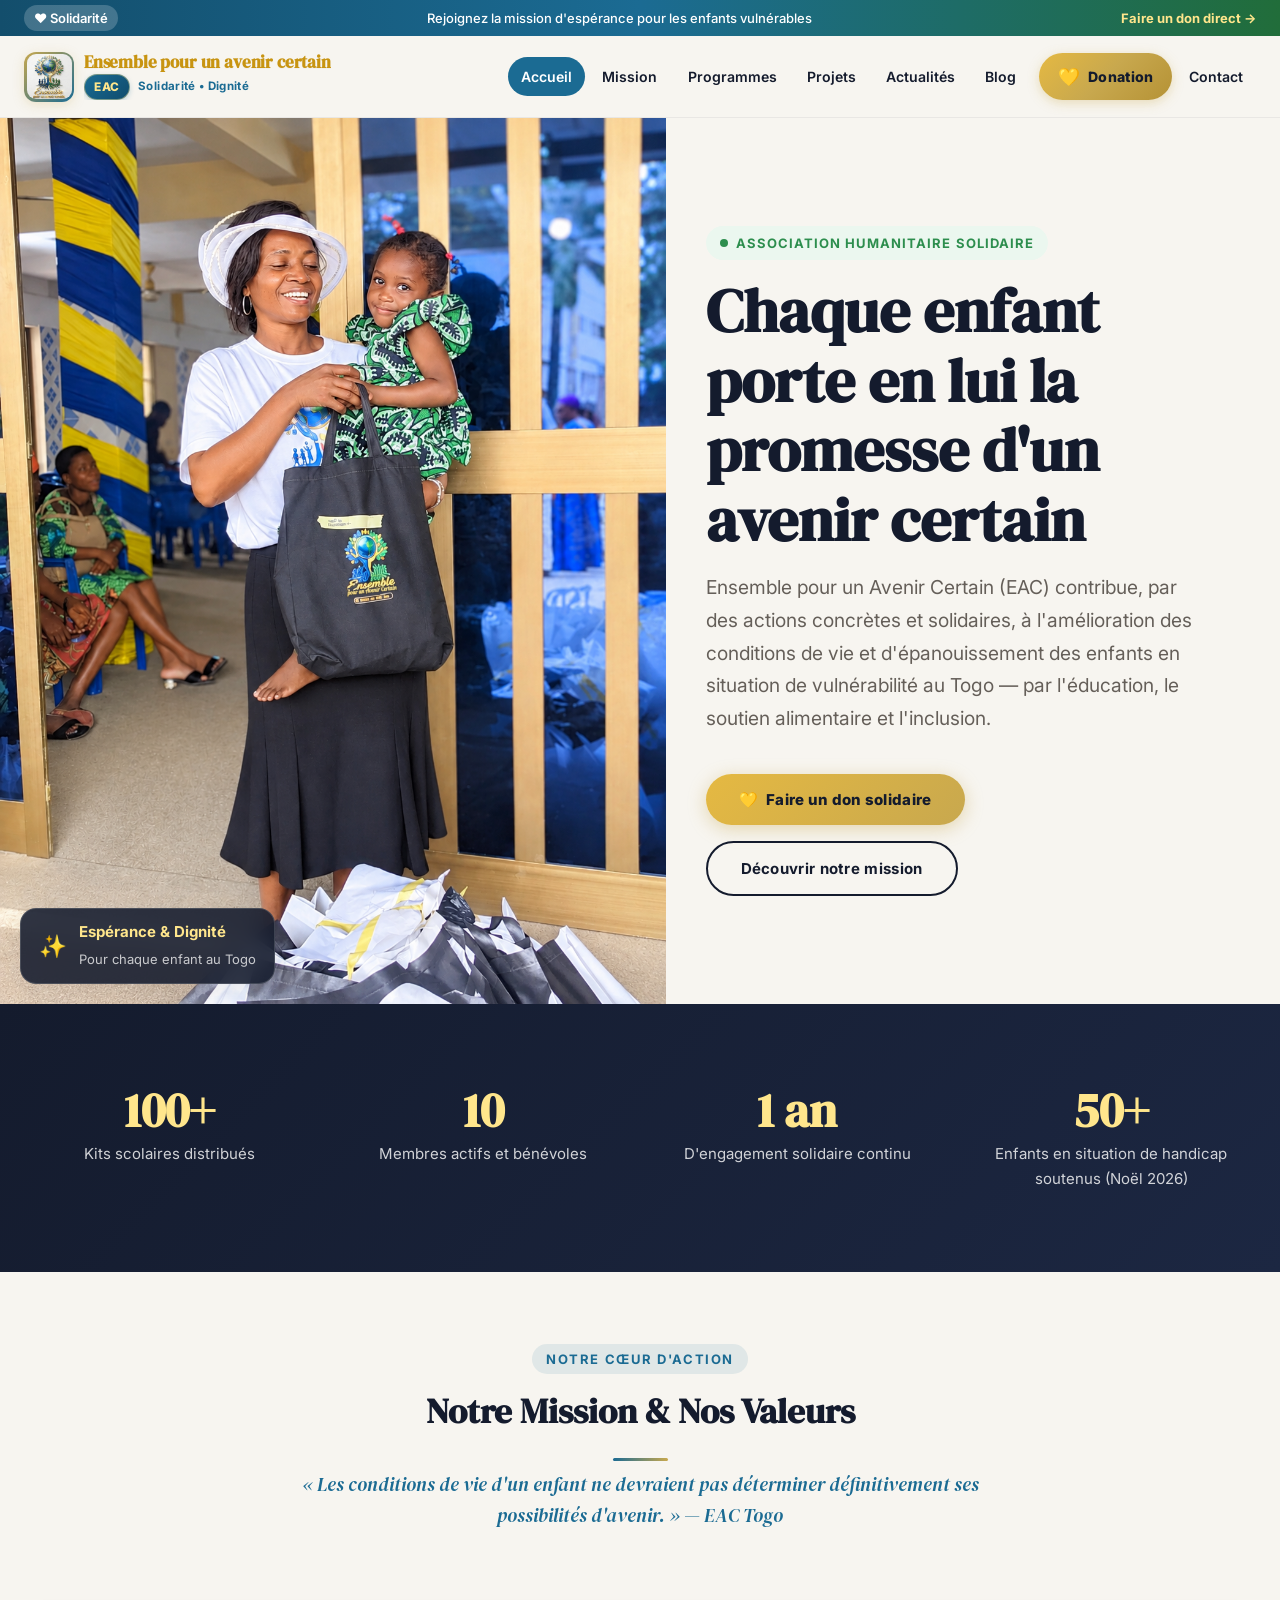
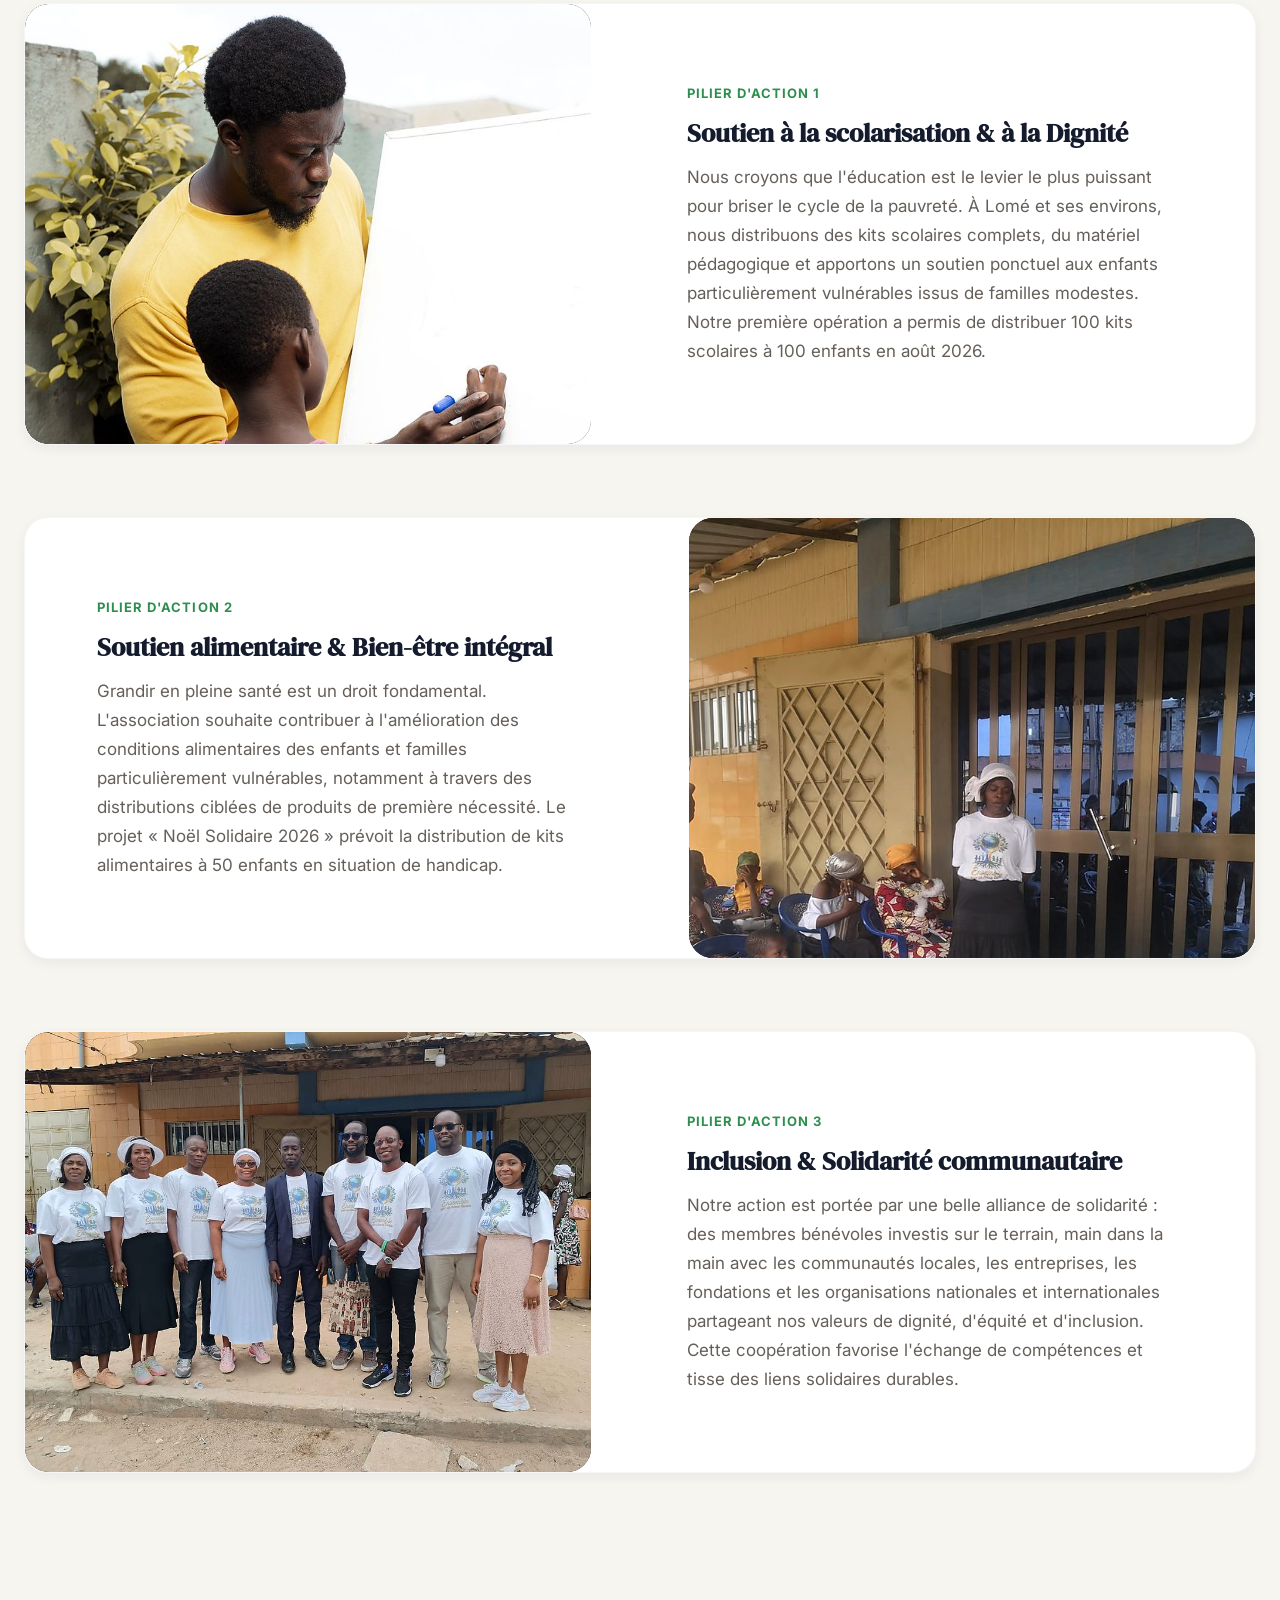
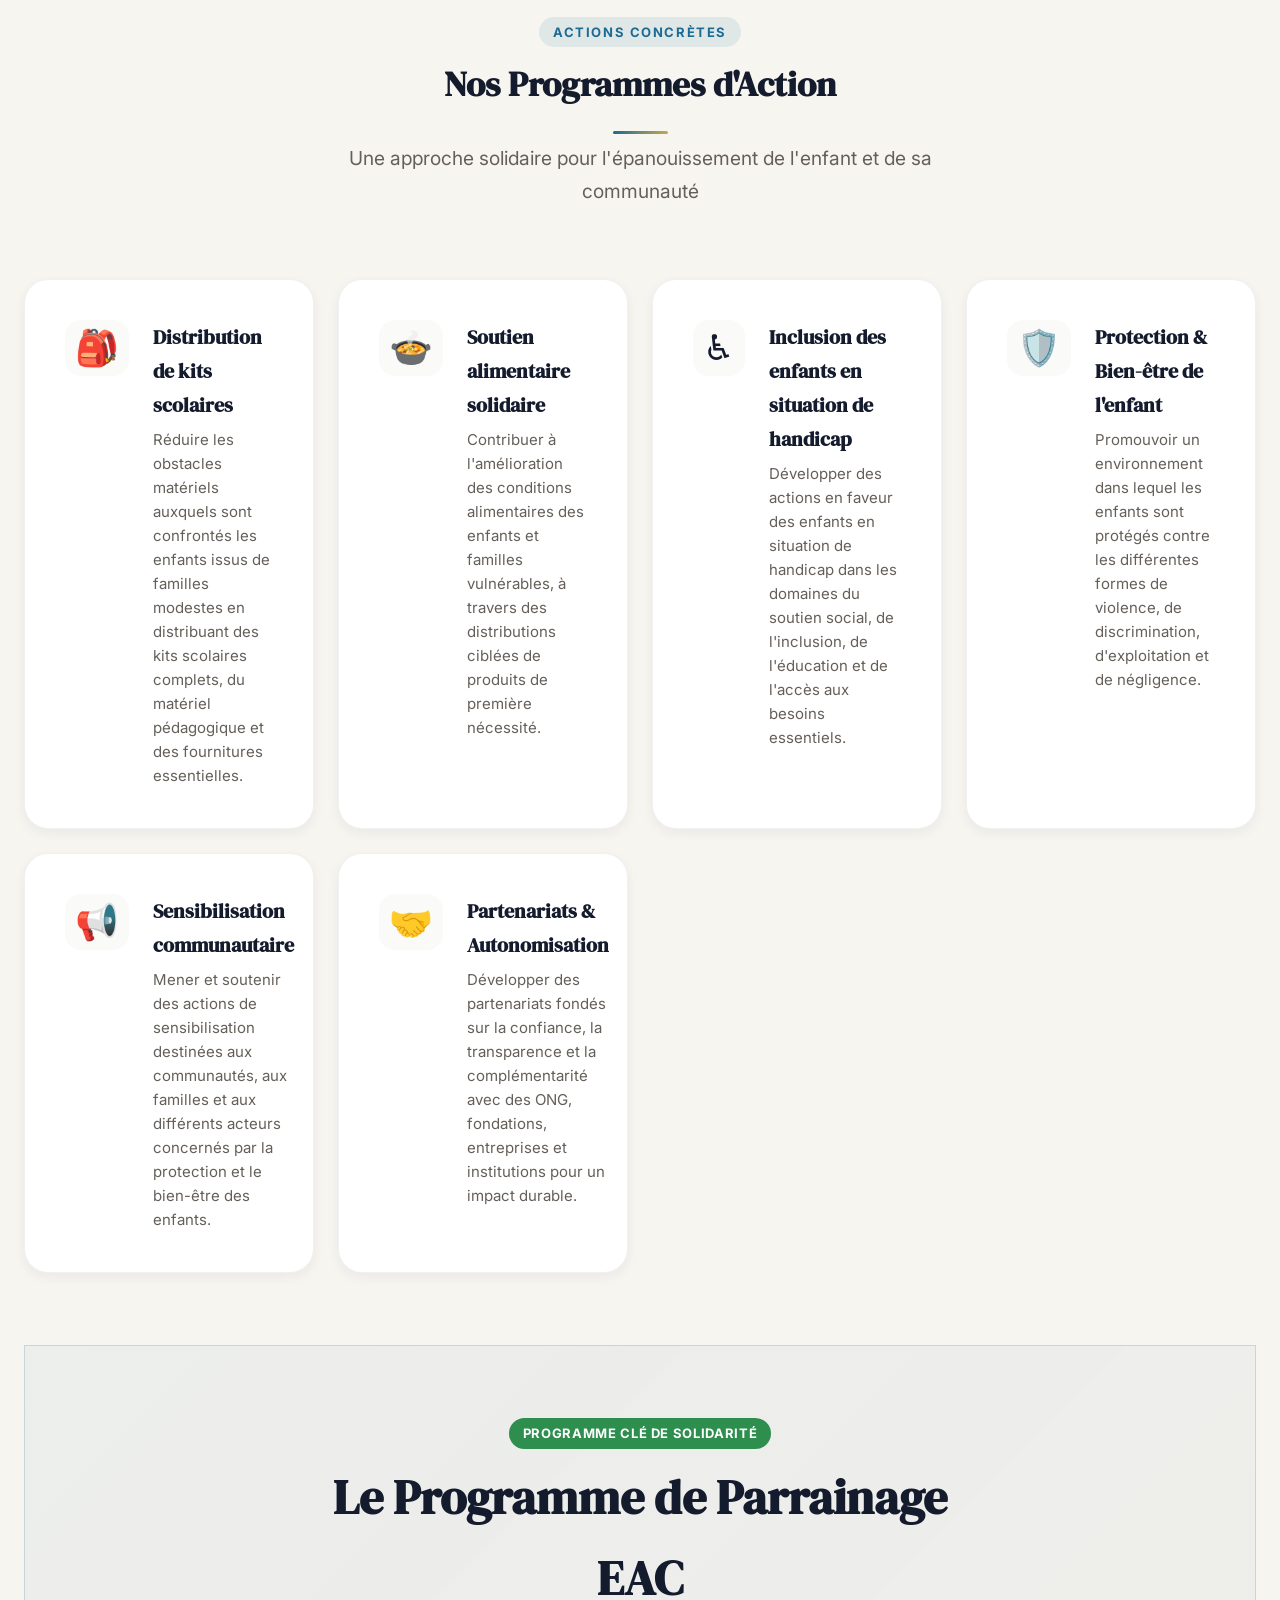
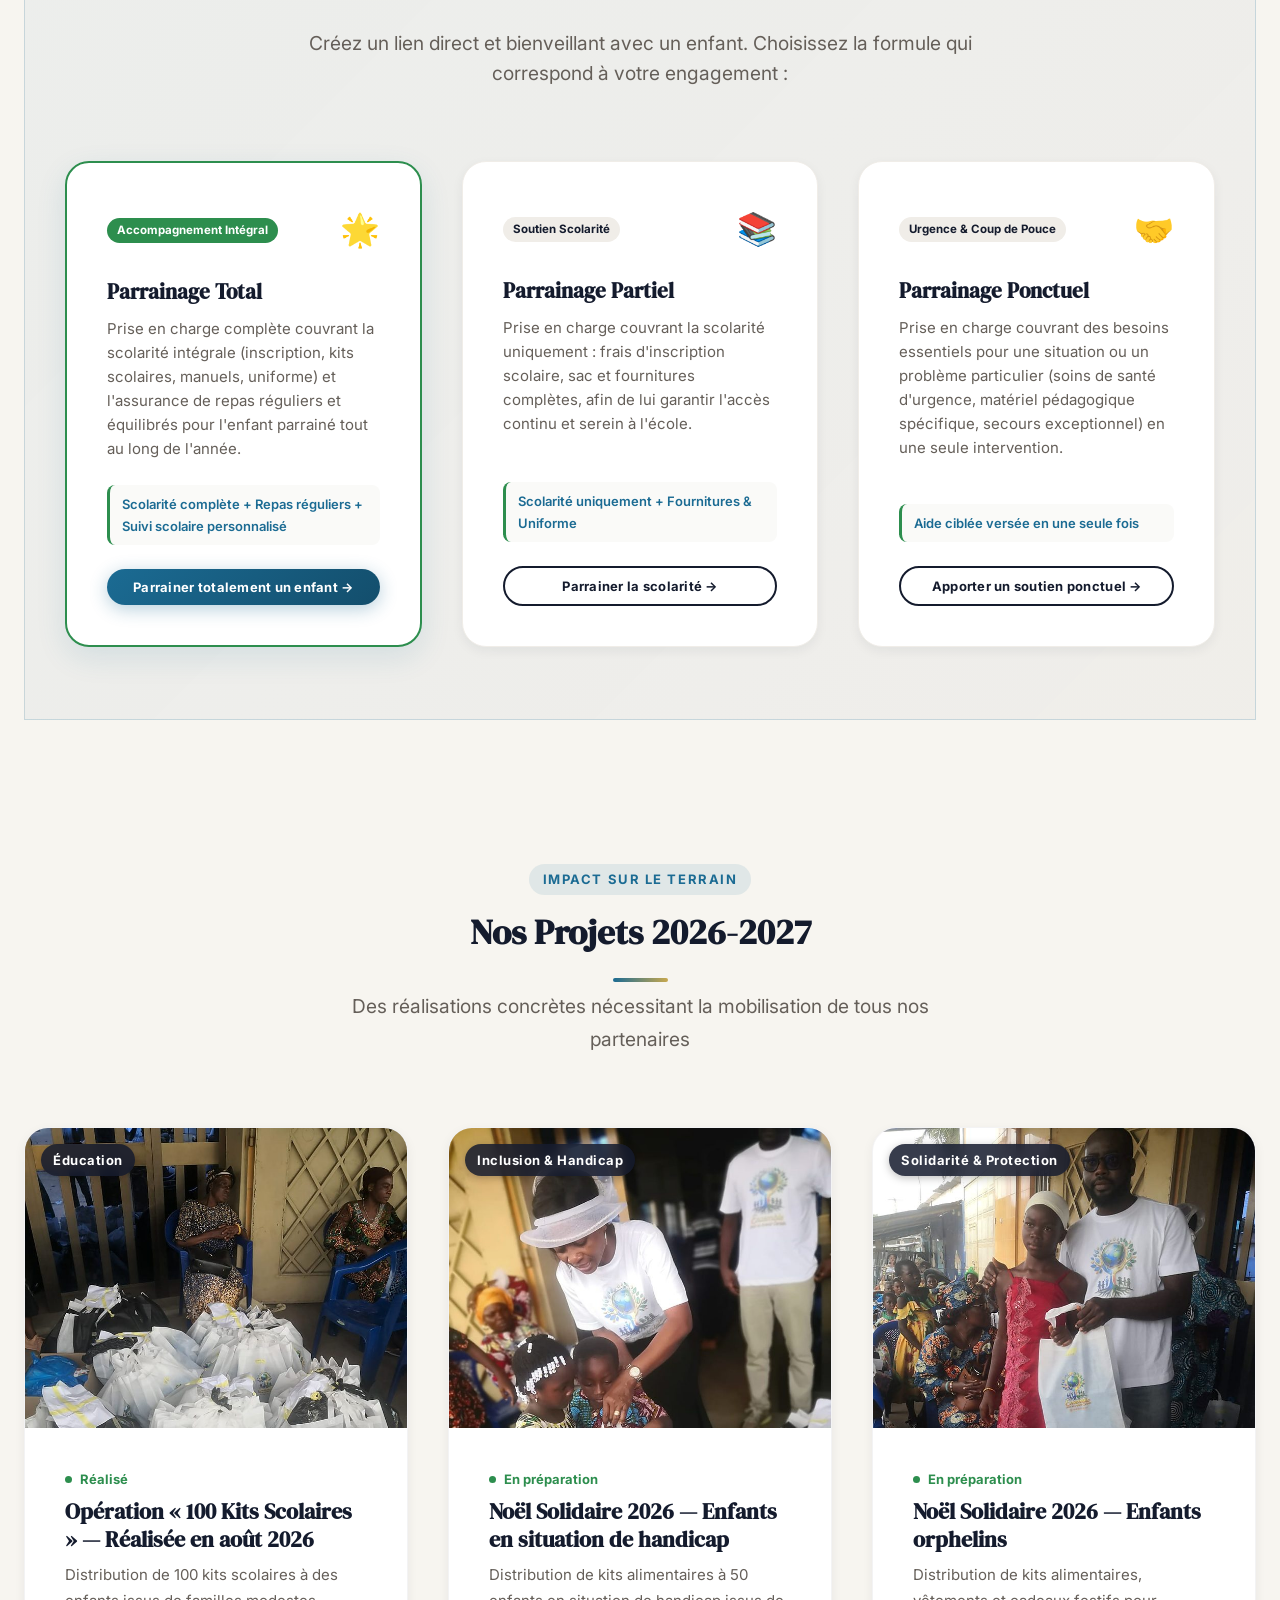
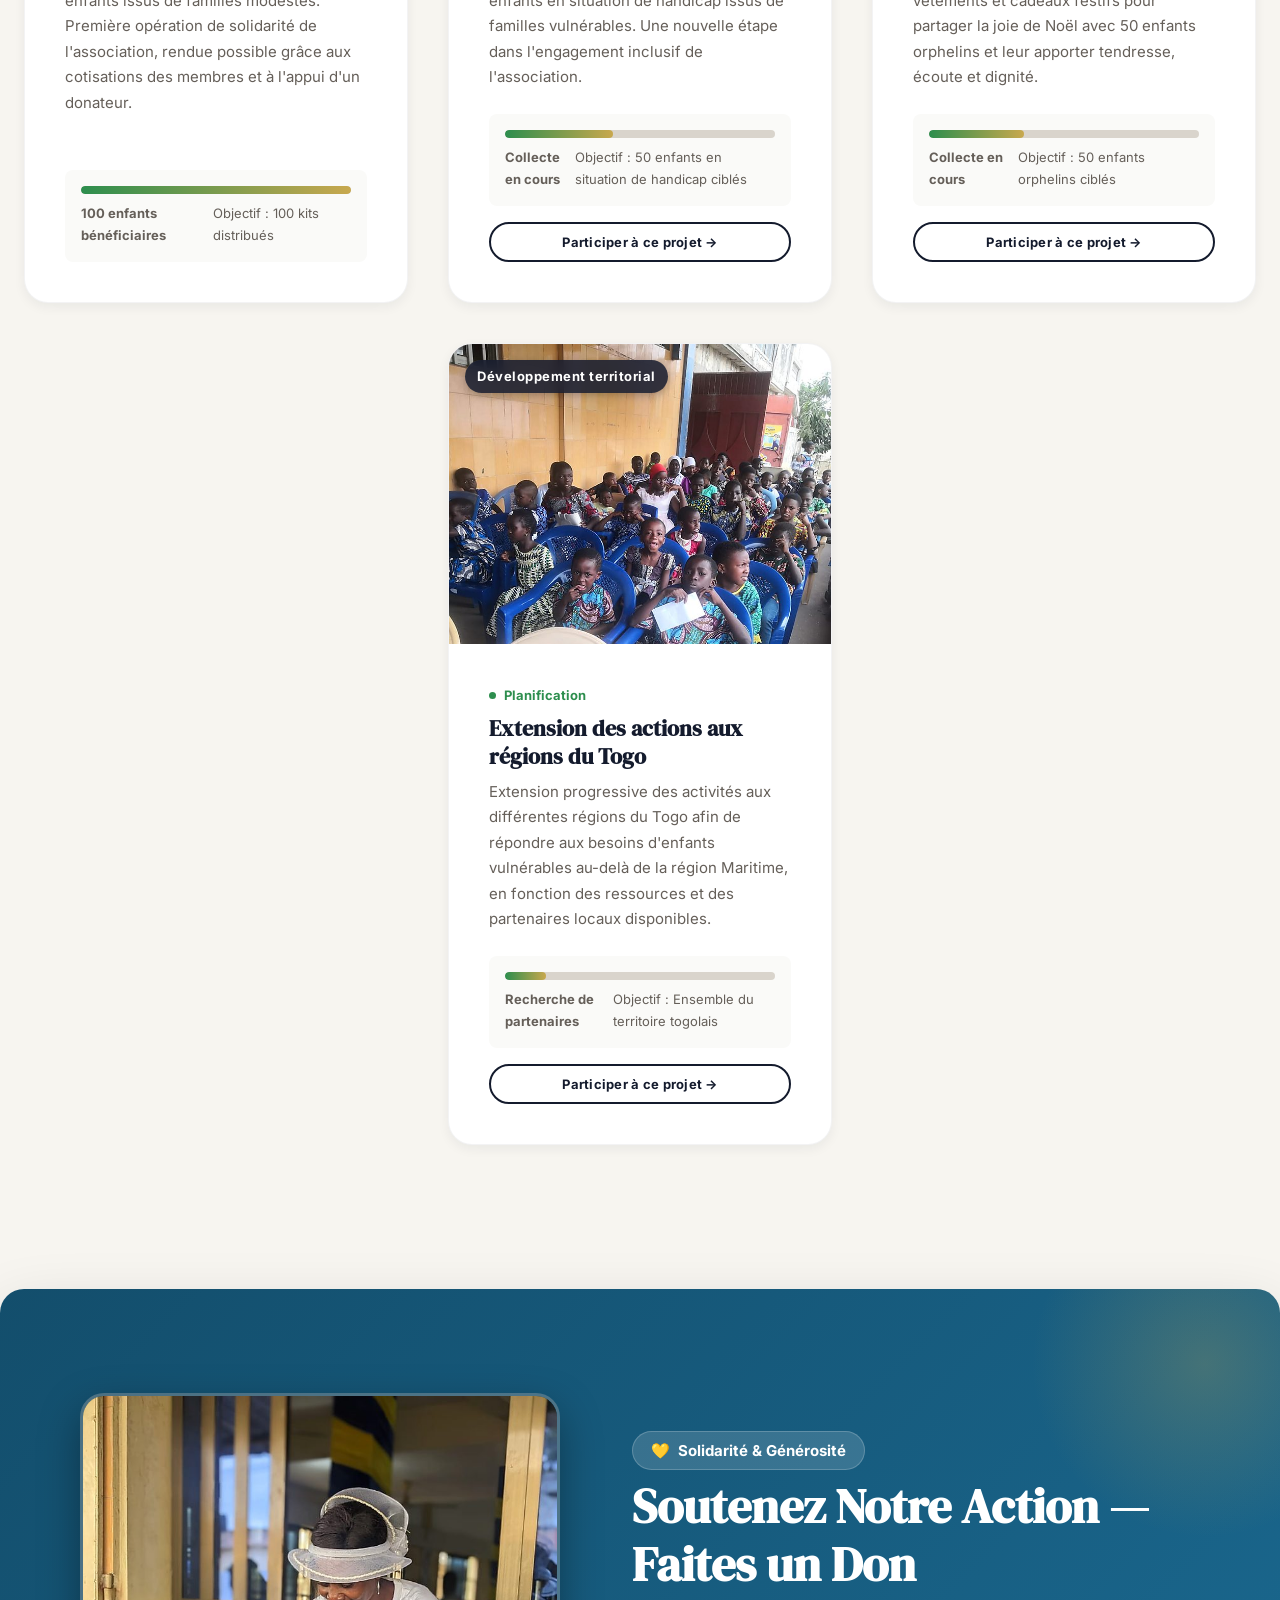
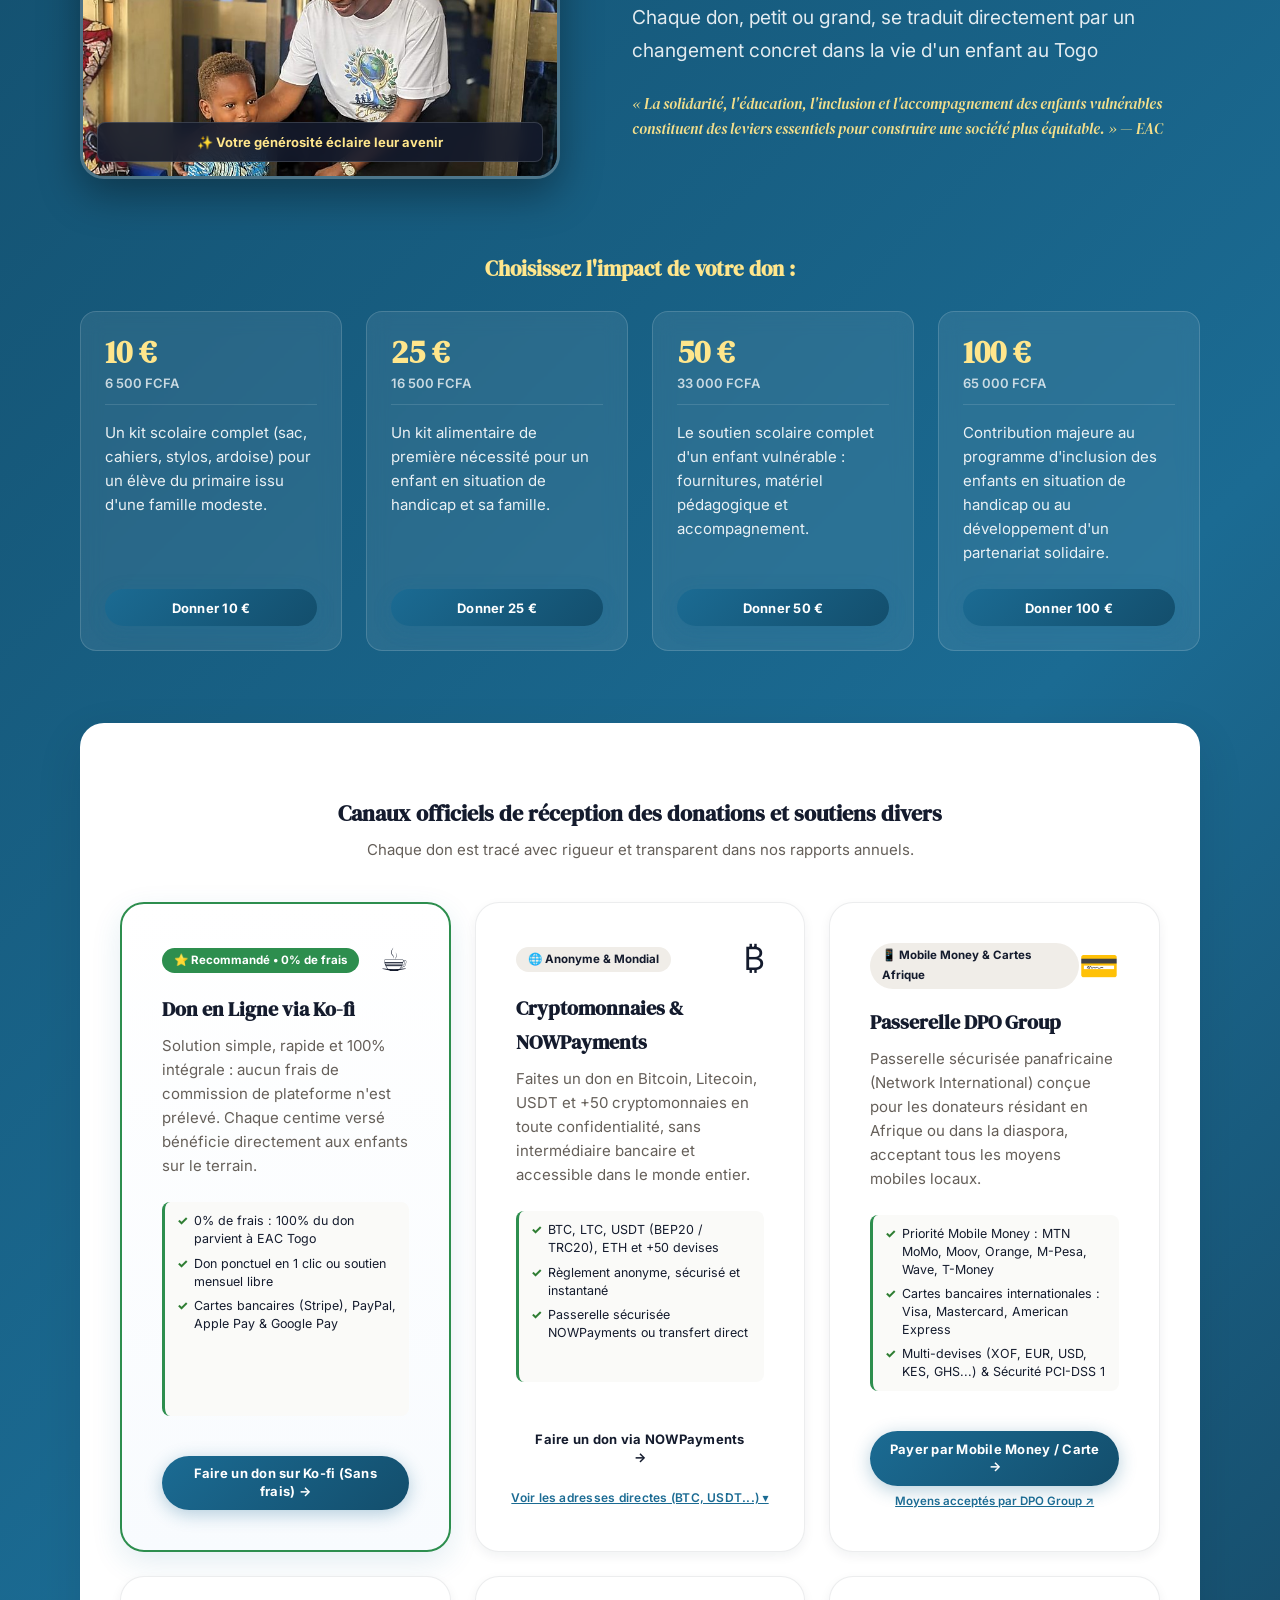
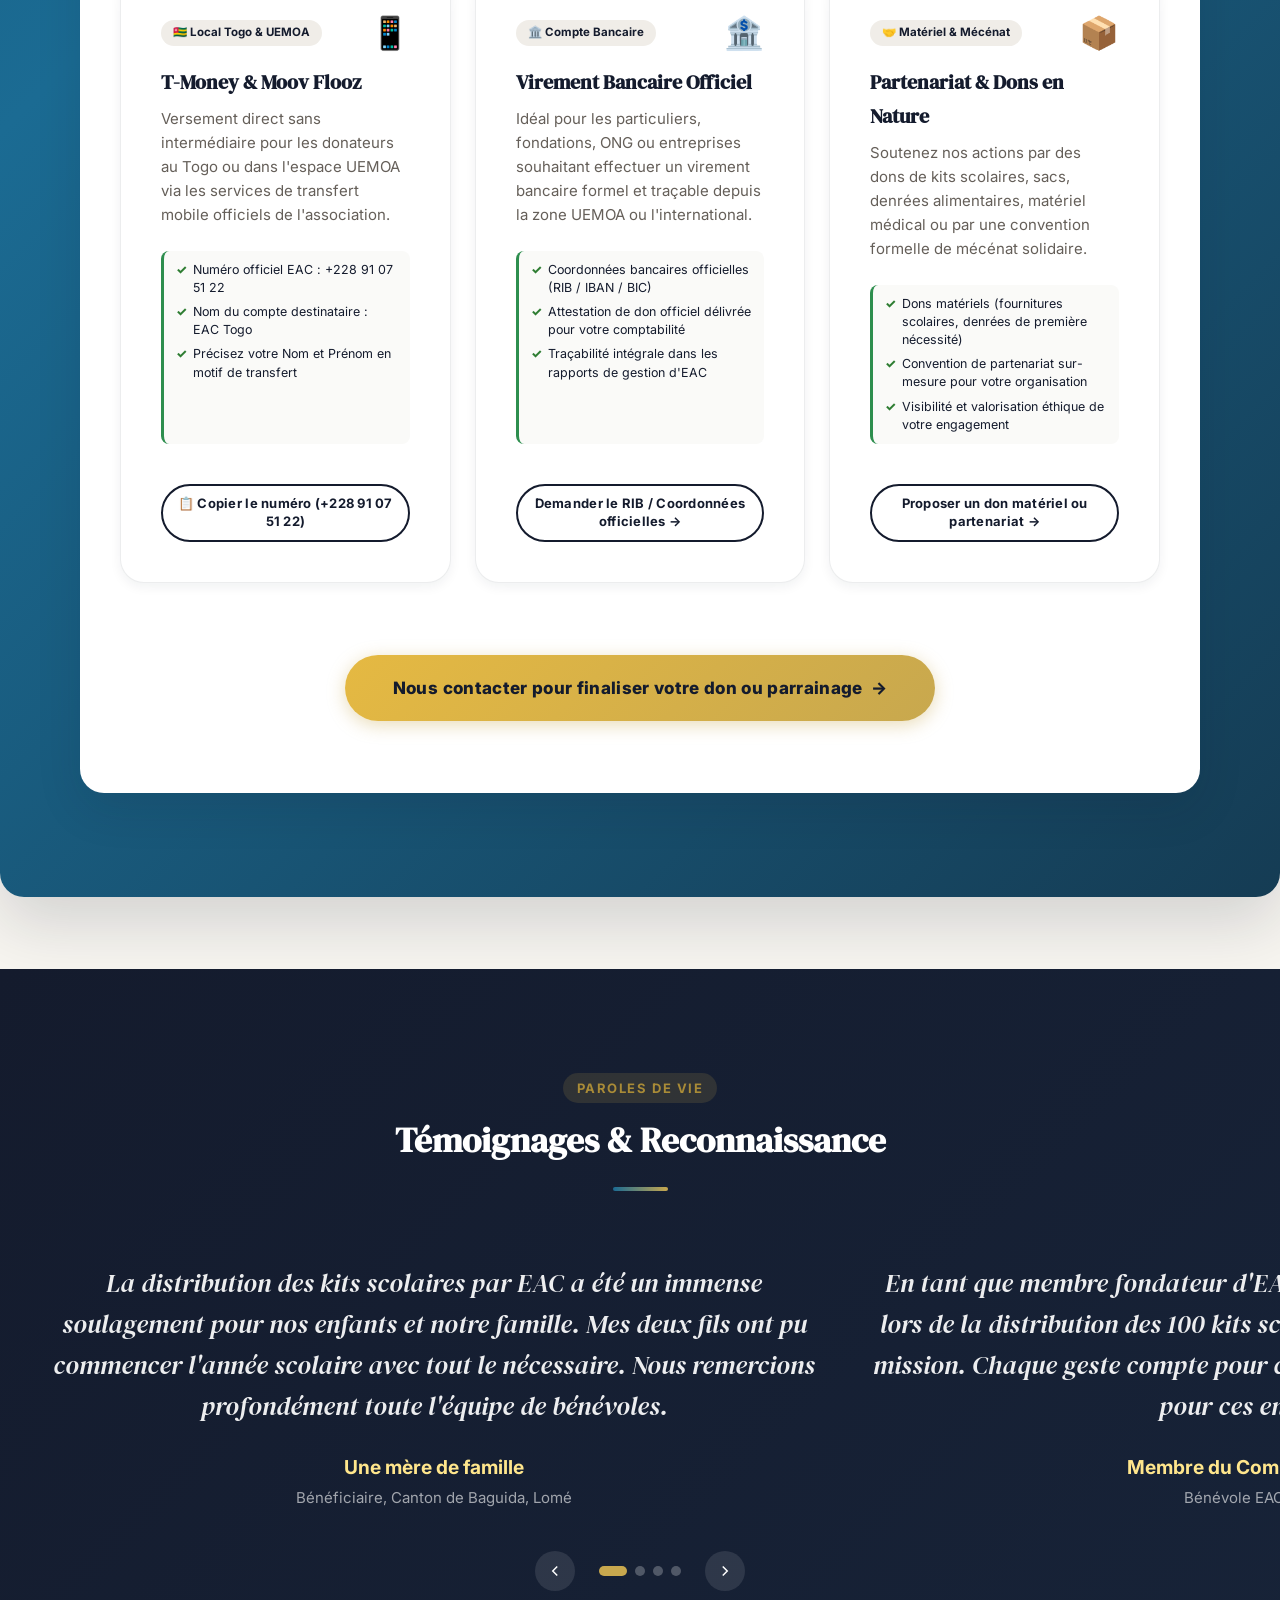
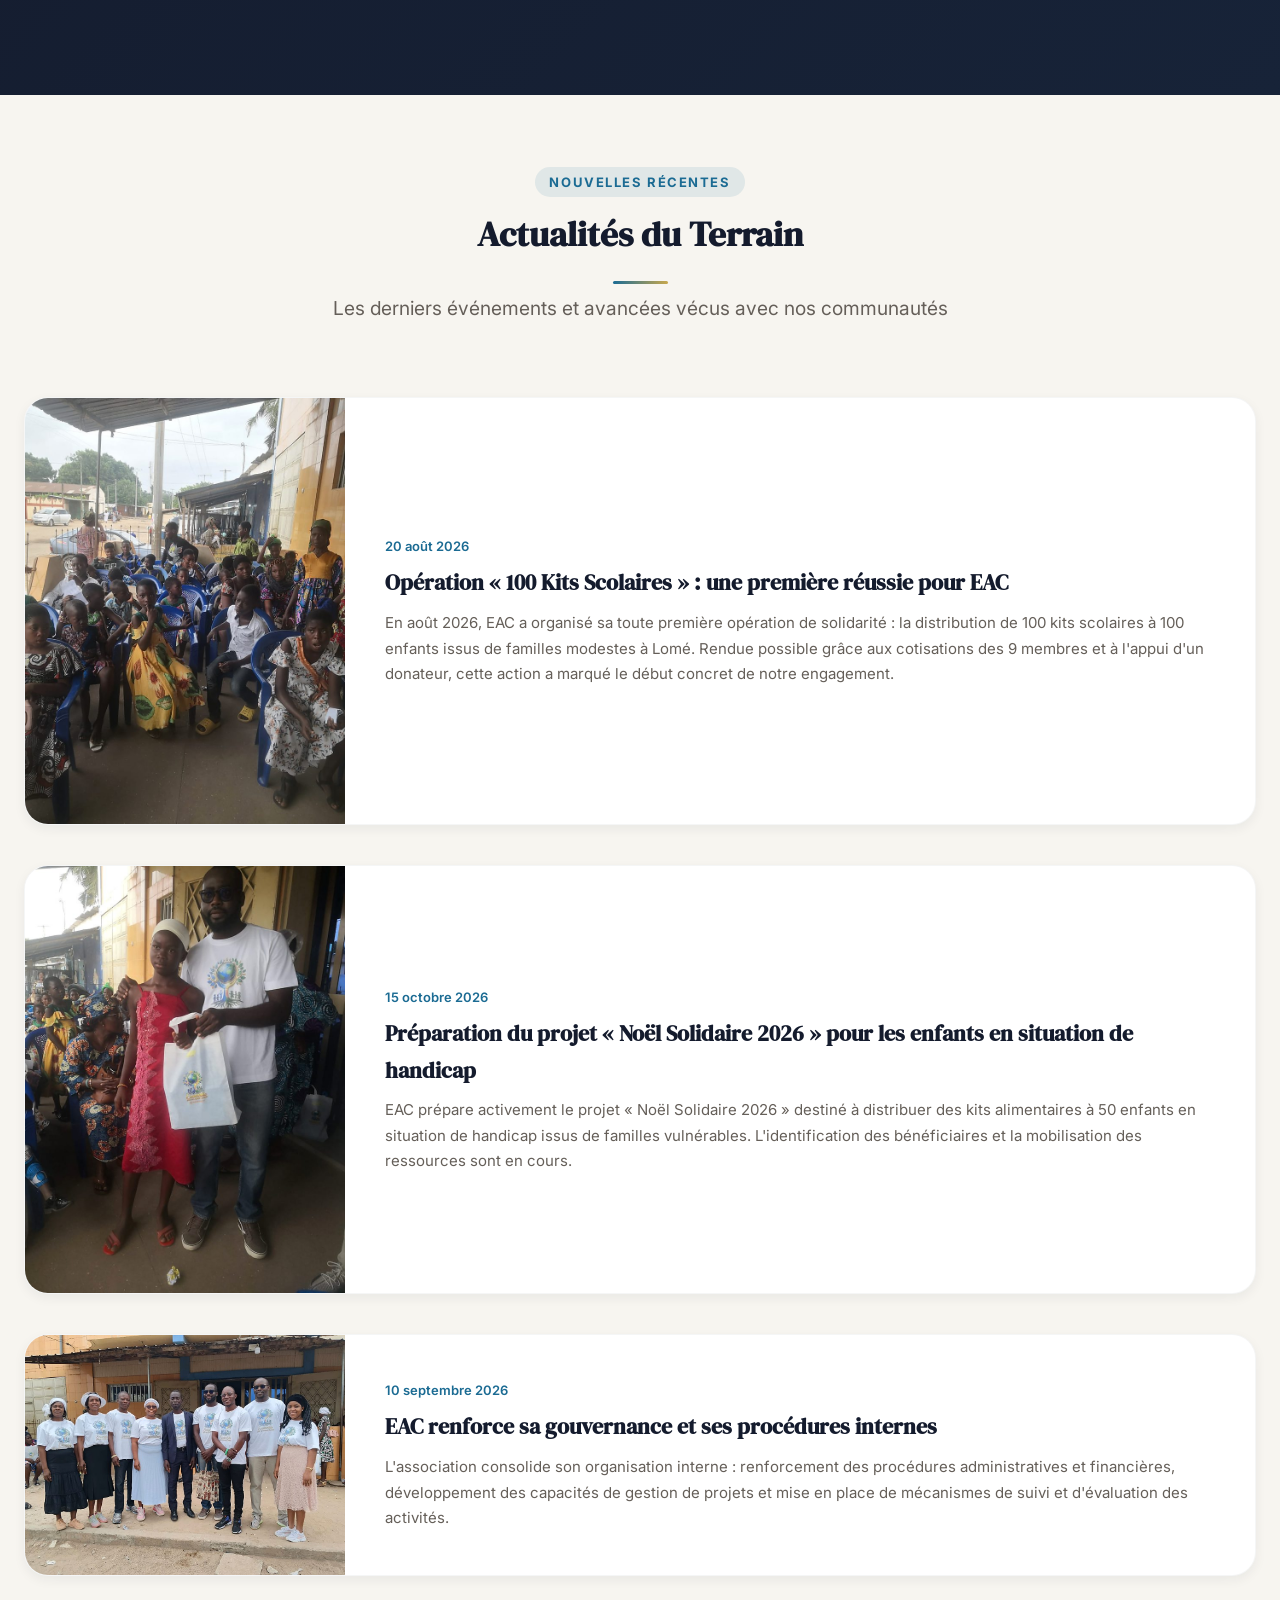
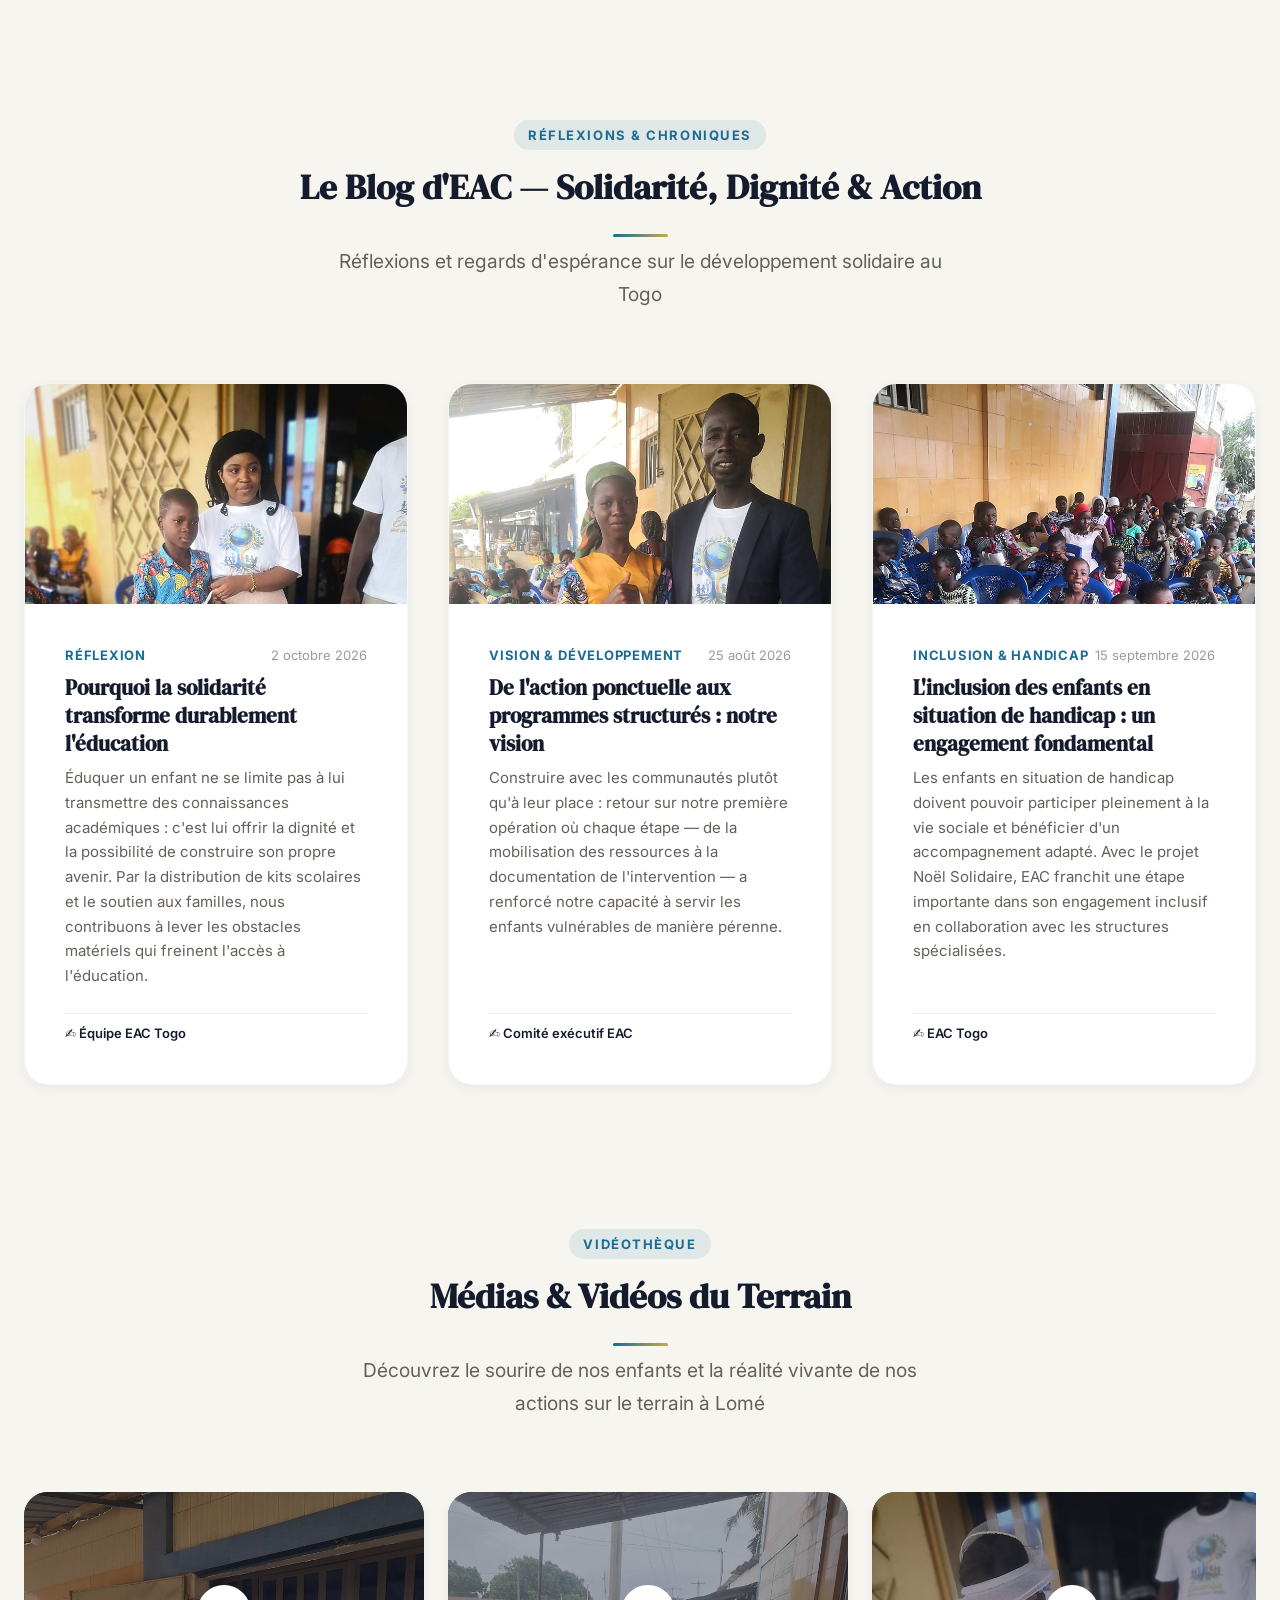
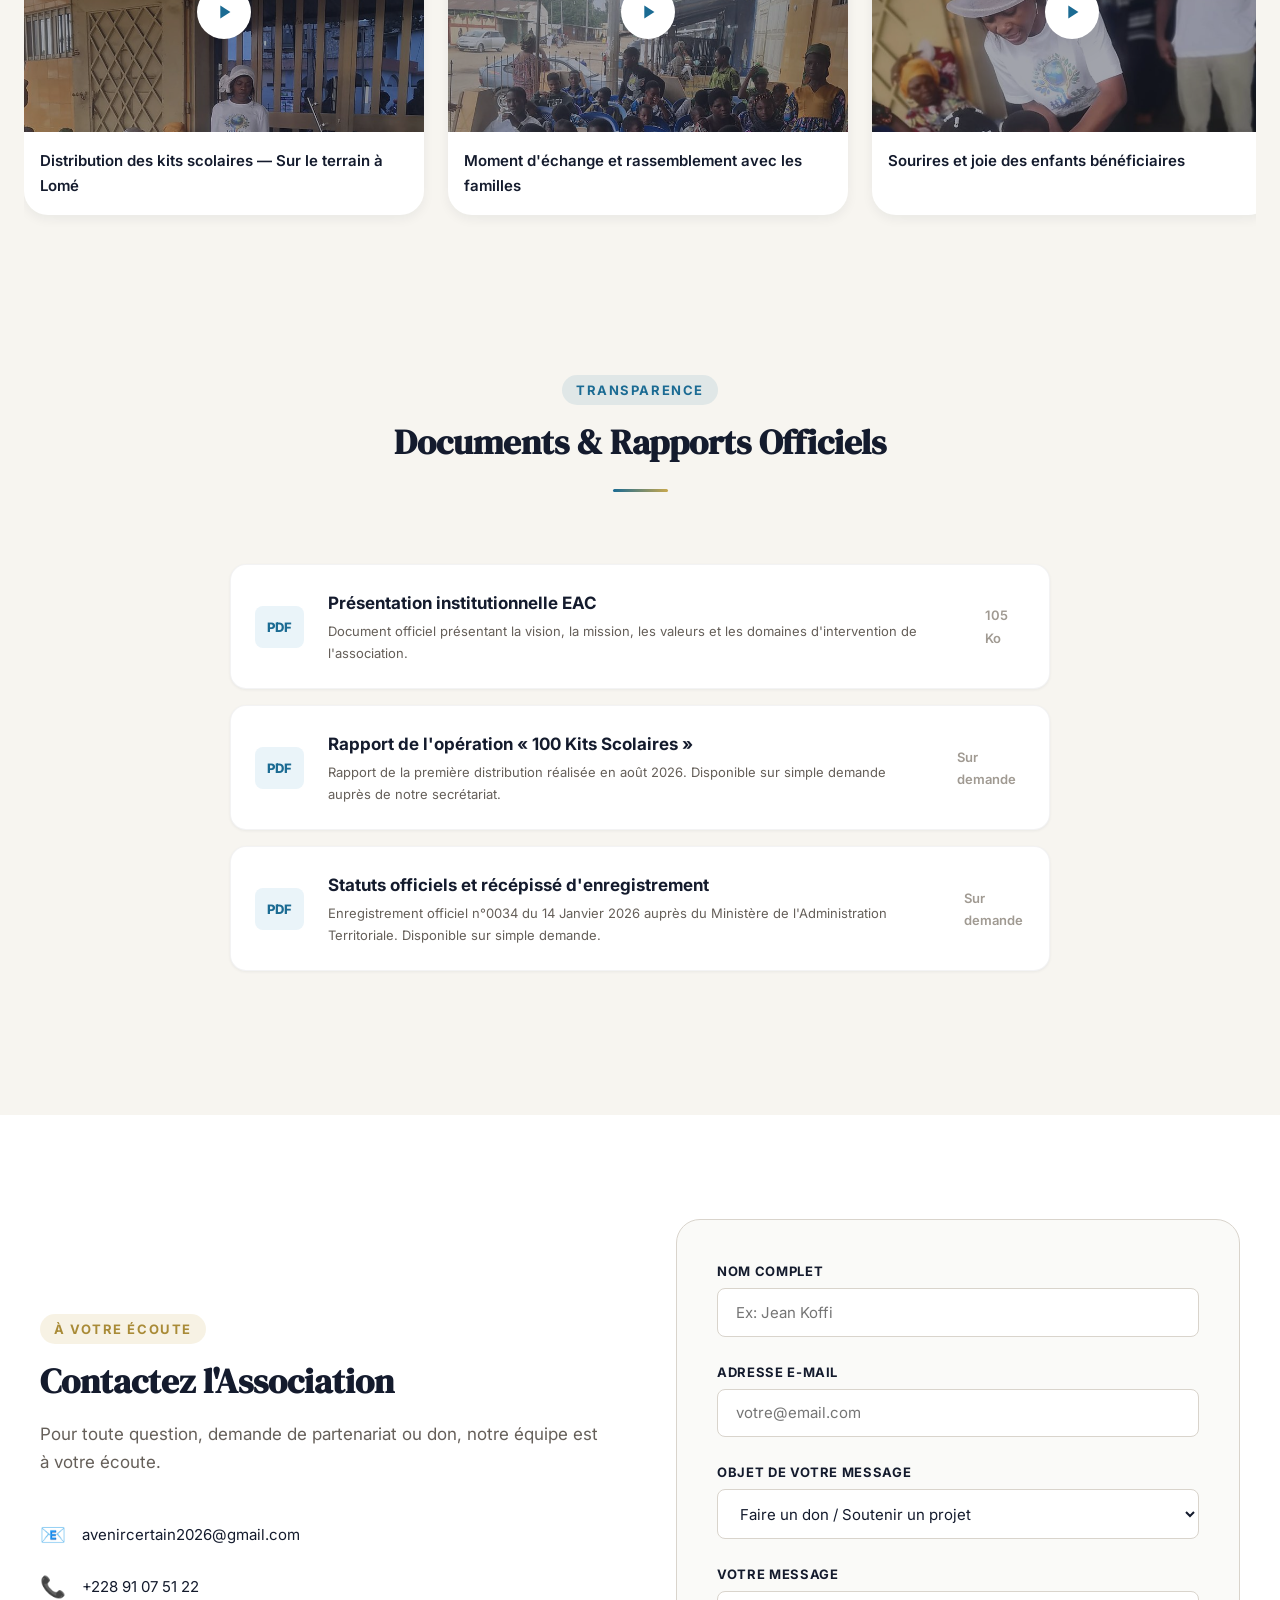
<file: index.html>
<!DOCTYPE html>
<html lang="fr">
<head>
  <meta charset="UTF-8">
  <meta name="viewport" content="width=device-width, initial-scale=1.0">
  <meta name="description" content="Ensemble pour un Avenir Certain (EAC) — Association à but non lucratif œuvrant pour l'épanouissement et l'avenir des enfants vulnérables par l'éducation, le soutien alimentaire et l'inclusion.">
  <meta name="theme-color" content="#1B6B93">

  <!-- Open Graph / Meta -->
  <meta property="og:title" content="Ensemble pour un Avenir Certain (EAC) — Togo">
  <meta property="og:description" content="Association humanitaire à but non lucratif au Togo œuvrant pour l'épanouissement et l'avenir des enfants vulnérables.">
  <meta property="og:type" content="website">
  <meta property="og:url" content="https://avenircertain.org/">
  <meta property="og:image" content="images/uploads/image_corrigee.png">
  <meta property="og:locale" content="fr_FR">

  <link rel="canonical" href="https://avenircertain.org/">

  <title>Ensemble pour un Avenir Certain (EAC) — Togo</title>

  <!-- Structured Data (Schema.org NGO) -->
  <script type="application/ld+json">
  {
    "@context": "https://schema.org",
    "@type": "NGO",
    "name": "Ensemble pour un Avenir Certain",
    "alternateName": "EAC Togo",
    "url": "https://avenircertain.org/",
    "logo": "https://avenircertain.org/assets/logo.jpg",
    "description": "Association humanitaire à but non lucratif au Togo œuvrant pour l'épanouissement des enfants vulnérables par l'éducation, le soutien alimentaire et l'inclusion.",
    "address": {
      "@type": "PostalAddress",
      "streetAddress": "Adamavo Mayakopé",
      "addressLocality": "Lomé",
      "addressRegion": "Région Maritime",
      "addressCountry": "TG"
    },
    "contactPoint": {
      "@type": "ContactPoint",
      "telephone": "+228-91-07-51-22",
      "contactType": "contact",
      "availableLanguage": "French"
    }
  }
  </script>

  <!-- Favicon / Logo Onglet Navigateur EAC -->
  <link rel="icon" type="image/x-icon" href="favicon.ico">
  <link rel="icon" type="image/png" sizes="32x32" href="favicon-32x32.png">
  <link rel="icon" type="image/png" sizes="16x16" href="favicon-16x16.png">
  <link rel="apple-touch-icon" sizes="180x180" href="apple-touch-icon.png">

  <!-- Google Fonts: DM Serif Display + Inter — optimized loading -->
  <link rel="preconnect" href="https://fonts.googleapis.com">
  <link rel="preconnect" href="https://fonts.gstatic.com" crossorigin>
  <link href="https://fonts.googleapis.com/css2?family=DM+Serif+Display:ital@0;1&family=Inter:wght@400;500;600;700;800&display=swap" rel="stylesheet">

  <link rel="stylesheet" href="style.css">
</head>
<body>

  <!-- ===== LOADER ===== -->
  <div id="loader" class="loader" aria-label="Chargement">
    <div class="loader__spinner"></div>
  </div>

  <!-- ===== MOBILE OVERLAY ===== -->
  <div class="overlay" id="overlay"></div>

  <!-- ===== TOP ANNOUNCEMENT BAR ===== -->
  <aside class="topbar">
    <div class="topbar__inner">
      <span class="topbar__badge">❤️ Solidarité</span>
      <span class="topbar__text">Rejoignez la mission d'espérance pour les enfants vulnérables</span>
      <a href="#donation" class="topbar__link">Faire un don direct &rarr;</a>
    </div>
  </aside>

  <!-- ===== HEADER ===== -->
  <header class="header" id="header">
    <div class="header__inner">
      <a href="#accueil" class="header__logo" aria-label="Accueil EAC">
        <div class="header__logo-frame">
          <img id="header-logo" src="assets/logo.jpg" alt="Logo EAC" width="64" height="64">
        </div>
        <div class="header__brand">
          <span class="header__brand-full" id="header-name">Ensemble pour un avenir certain</span>
          <span class="header__brand-acronym">
            <span class="badge badge--eac">EAC</span>
            <span class="brand-tagline">Solidarité &bull; Dignité</span>
          </span>
        </div>
      </a>

      <!-- Navigation sous forme d'onglets et de boutons -->
      <nav class="header__nav" id="nav" aria-label="Navigation principale">
        <ul class="header__nav-list" id="nav-list">
          <!-- Rempli dynamiquement par JS -->
        </ul>
      </nav>

      <button class="header__burger" id="burger" aria-label="Ouvrir le menu" aria-expanded="false">
        <span class="header__burger-lines" aria-hidden="true">
          <span></span><span></span><span></span>
        </span>
        <span class="header__burger-label">Menu</span>
      </button>
    </div>
  </header>

  <main>
    <!-- ===== HERO (asymétrique moderne & valorisant) ===== -->
    <section class="hero" id="accueil">
      <div class="hero__image-wrap">
        <img id="hero-img" src="images/uploads/image_corrigee.png" alt="Bénévole EAC remettant un kit scolaire à un enfant lors d'une distribution solidaire" class="hero__image" loading="eager" width="900" height="600">
        <div class="hero__image-badge">
          <span class="hero__badge-icon">✨</span>
          <div class="hero__badge-text">
            <strong>Espérance & Dignité</strong>
            <small>Pour chaque enfant au Togo</small>
          </div>
        </div>
      </div>
      <div class="hero__content">
        <div class="hero__tag">
          <span class="dot"></span> Association Humanitaire Solidaire
        </div>
        <h1 id="hero-headline" class="hero__title"></h1>
        <p id="hero-sub" class="hero__sub"></p>
        <div class="hero__actions">
          <a id="hero-cta" href="#donation" class="btn btn--donate">
            <span class="btn__heart">💛</span>
            <span id="hero-cta-text">Faire un don solidaire</span>
          </a>
          <a id="hero-cta2" href="#mission" class="btn btn--outline"></a>
        </div>
      </div>
    </section>

    <!-- ===== STATS RIBBON ===== -->
    <div class="stats" id="stats-ribbon">
      <!-- Filled by JS -->
    </div>

    <!-- ===== MISSION (zigzag avec photos valorisantes & coopération) ===== -->
    <section class="section mission" id="mission">
      <div class="section__header">
        <span class="section__eyebrow">Notre Cœur d'Action</span>
        <h2 id="mission-title" class="section__title"></h2>
        <p id="mission-verse" class="mission__verse"></p>
      </div>
      <div id="mission-blocks" class="mission__blocks">
        <!-- Filled by JS -->
      </div>
    </section>

    <!-- ===== PROGRAMMES & PARRAINAGE ===== -->
    <section class="section programmes" id="programmes">
      <div class="section__header">
        <span class="section__eyebrow">Actions Concrètes</span>
        <h2 id="prog-title" class="section__title"></h2>
        <p id="prog-sub" class="section__subtitle"></p>
      </div>
      <div id="prog-grid" class="programmes__grid">
        <!-- Filled by JS -->
      </div>

      <!-- Section Spécifique de Parrainage -->
      <div id="sponsorship-block" class="sponsorship">
        <!-- Filled by JS -->
      </div>
    </section>

    <!-- ===== PROJETS PHARES ===== -->
    <section class="section projets" id="projets">
      <div class="section__header">
        <span class="section__eyebrow">Impact Sur Le Terrain</span>
        <h2 id="proj-title" class="section__title"></h2>
        <p id="proj-sub" class="section__subtitle"></p>
      </div>
      <div id="proj-grid" class="projets__grid">
        <!-- Filled by JS -->
      </div>
    </section>

    <!-- ===== DONATION (Section mise en exergue) ===== -->
    <section class="section donation" id="donation">
      <div class="donation__inner">
        <div class="donation__hero">
          <div class="donation__hero-media">
            <img id="don-img" src="images/uploads/benevole-petit-garcon.jpg" alt="Bénévole EAC avec un petit garçon souriant lors d'une distribution de kits" class="donation__hero-img" loading="lazy" width="600" height="400">
            <div class="donation__hero-badge">
              <span>✨ Votre générosité éclaire leur avenir</span>
            </div>
          </div>
          <div class="donation__hero-content">
            <div class="donation__badge">
              <span class="donation__badge-heart">💛</span> Solidarité & Générosité
            </div>
            <h2 id="don-title" class="donation__title"></h2>
            <p id="don-sub" class="donation__subtitle"></p>
            <blockquote id="don-verse" class="donation__verse"></blockquote>
          </div>
        </div>

        <div class="donation__tiers-header">
          <h3>Choisissez l'impact de votre don :</h3>
        </div>
        <div id="don-tiers" class="donation__tiers">
          <!-- Filled by JS -->
        </div>

        <div class="donation__box">
          <h3 class="donation__box-title">Canaux officiels de réception des donations et soutiens divers</h3>
          <p class="donation__box-desc">Chaque don est tracé avec rigueur et transparent dans nos rapports annuels.</p>
          <div id="don-methods" class="donation__methods">
            <!-- Filled by JS -->
          </div>
          <div class="donation__cta-wrap">
            <a href="#contact" class="btn btn--donate btn--large">
              <span>Nous contacter pour finaliser votre don ou parrainage</span>
              &rarr;
            </a>
          </div>
        </div>
      </div>
    </section>

    <!-- ===== TESTIMONIAL RIBBON ===== -->
    <section class="testimonials" id="testimonials">
      <div class="section__header section__header--light">
        <span class="section__eyebrow section__eyebrow--gold">Paroles de Vie</span>
        <h2 class="section__title section__title--light">Témoignages & Reconnaissance</h2>
      </div>
      <div class="testimonials__track" id="testimonial-track">
        <!-- Filled by JS -->
      </div>
      <div class="testimonials__controls">
        <button class="testimonials__arrow testimonials__arrow--prev" id="testi-prev" aria-label="Témoignage précédent">
          <svg viewBox="0 0 24 24" fill="none" stroke="currentColor" stroke-width="2"><polyline points="15 18 9 12 15 6"/></svg>
        </button>
        <div class="testimonials__dots" id="testimonial-dots"></div>
        <button class="testimonials__arrow testimonials__arrow--next" id="testi-next" aria-label="Témoignage suivant">
          <svg viewBox="0 0 24 24" fill="none" stroke="currentColor" stroke-width="2"><polyline points="9 6 15 12 9 18"/></svg>
        </button>
      </div>
    </section>

    <!-- ===== ARTICLES (Actualités) ===== -->
    <section class="section articles" id="articles">
      <div class="section__header">
        <span class="section__eyebrow">Nouvelles Récentes</span>
        <h2 id="art-title" class="section__title"></h2>
        <p id="art-sub" class="section__subtitle"></p>
      </div>
      <div id="art-list" class="articles__list">
        <!-- Filled by JS -->
      </div>
    </section>

    <!-- ===== BLOG (Réflexions & Solidarité) ===== -->
    <section class="section blog" id="blog">
      <div class="section__header">
        <span class="section__eyebrow">Réflexions & Chroniques</span>
        <h2 id="blog-title" class="section__title"></h2>
        <p id="blog-sub" class="section__subtitle"></p>
      </div>
      <div id="blog-grid" class="blog__grid">
        <!-- Filled by JS -->
      </div>
    </section>

    <!-- ===== VIDÉOS ===== -->
    <section class="section medias" id="medias">
      <div class="section__header">
        <span class="section__eyebrow">Vidéothèque</span>
        <h2 id="vid-title" class="section__title"></h2>
        <p id="vid-sub" class="section__subtitle"></p>
      </div>
      <div id="vid-scroll" class="medias__scroll">
        <!-- Filled by JS -->
      </div>
    </section>

    <!-- ===== TÉLÉCHARGEMENTS ===== -->
    <section class="section downloads" id="downloads">
      <div class="section__header">
        <span class="section__eyebrow">Transparence</span>
        <h2 id="dl-title" class="section__title"></h2>
      </div>
      <ul id="dl-list" class="downloads__list">
        <!-- Filled by JS -->
      </ul>
    </section>

    <!-- ===== CONTACT ===== -->
    <section class="contact" id="contact">
      <div class="contact__inner">
        <div class="contact__info">
          <span class="section__eyebrow section__eyebrow--gold">À Votre Écoute</span>
          <h2 id="ct-title" class="contact__title"></h2>
          <p id="ct-sub" class="contact__subtitle"></p>
          <address id="ct-details" class="contact__details">
            <!-- Filled by JS -->
          </address>
          <div id="ct-socials" class="contact__socials">
            <!-- Filled by JS -->
          </div>
        </div>
        <form class="contact__form" id="contact-form" novalidate>
          <div class="form__group">
            <label for="cf-name">Nom complet</label>
            <input type="text" id="cf-name" name="name" placeholder="Ex: Jean Koffi" required>
          </div>
          <div class="form__group">
            <label for="cf-email">Adresse e-mail</label>
            <input type="email" id="cf-email" name="email" placeholder="votre@email.com" required>
          </div>
          <div class="form__group">
            <label for="cf-subject">Objet de votre message</label>
            <select id="cf-subject" name="subject" class="form__select">
              <option value="donation">Faire un don / Soutenir un projet</option>
              <option value="parrainage">Parrainer un enfant</option>
              <option value="partenariat">Partenariat (ONG, Association, Entreprise, Institution)</option>
              <option value="benevolat">Devenir bénévole / Mission terrain</option>
              <option value="autre">Autre demande</option>
            </select>
          </div>
          <div class="form__group">
            <label for="cf-message">Votre message</label>
            <textarea id="cf-message" name="message" rows="5" placeholder="Partagez vos questions, intentions ou encouragements…" required></textarea>
          </div>
          <button type="submit" class="btn btn--primary btn--full">Envoyer le message</button>
        </form>
      </div>
    </section>
  </main>

  <!-- ===== FOOTER ===== -->
  <footer class="footer" id="footer">
    <div class="footer__inner">
      <div class="footer__brand-block">
        <div class="footer__logo-wrap">
          <img id="footer-logo" class="footer__logo" src="assets/logo.jpg" alt="Logo EAC" width="90" height="90">
        </div>
        <h3 class="footer__title">Ensemble pour un Avenir Certain (EAC)</h3>
        <p class="footer__motto">Association à but non lucratif œuvrant pour l'épanouissement des enfants vulnérables</p>
      </div>

      <p id="footer-verse" class="footer__verse"></p>

      <div class="footer__links" id="footer-links">
        <!-- Filled by JS -->
      </div>
      <p id="footer-copy" class="footer__copy"></p>
    </div>
  </footer>

  <!-- ===== BACK TO TOP ===== -->
  <button class="back-to-top" id="back-to-top" aria-label="Retour en haut">
    <svg viewBox="0 0 24 24" fill="none" stroke="currentColor" stroke-width="2.5" stroke-linecap="round"><polyline points="18 15 12 9 6 15"/></svg>
  </button>

  <script src="script.js"></script>
</body>
</html>
</file>
<file: style.css>
/* ============================================================
   EAC — Ensemble pour un Avenir Certain (Togo)
   style.css  ·  Mobile-first  ·  Pure CSS  ·  No framework
   v3.0 — High-end Convergent Design, Prominent Logo & Navigation
   ============================================================ */

/* ---------- Variables & Thème ---------- */
:root {
  --c-primary:     #1B6B93;       /* Bleu royal solidaire */
  --c-primary-d:   #134e6c;
  --c-primary-l:   #eaf4f9;
  --c-secondary:   #2D8E4E;       /* Vert espérance & vie */
  --c-secondary-d: #216d3a;
  --c-secondary-l: #ebf7ef;
  --c-accent:      #C8A84E;       /* Or béni / générosité */
  --c-accent-d:    #a98b37;
  --c-accent-l:    #fdf7e7;
  --c-dark:        #141B2D;       /* Neutre profond */
  --c-light:       #F7F5F0;       /* Fond crème doux */
  --c-white:       #FFFFFF;
  --c-gray-50:     #FAFAF8;
  --c-gray-100:    #F0EDE8;
  --c-gray-200:    #D9D4CC;
  --c-gray-400:    #A09A92;
  --c-gray-600:    #655F59;

  --ff-heading: 'DM Serif Display', Georgia, serif;
  --ff-body:    'Inter', system-ui, -apple-system, sans-serif;

  --fs-xs:   0.8125rem;
  --fs-sm:   0.9375rem;
  --fs-base: 1.0625rem;
  --fs-md:   1.2rem;
  --fs-lg:   1.6rem;
  --fs-xl:   2.2rem;
  --fs-2xl:  3rem;
  --fs-3xl:  3.8rem;

  --space-2xs: 0.25rem;
  --space-xs:  0.5rem;
  --space-sm:  1rem;
  --space-md:  1.5rem;
  --space-lg:  2.5rem;
  --space-xl:  4.5rem;
  --space-2xl: 6.5rem;

  --radius-sm: 8px;
  --radius-md: 16px;
  --radius-lg: 24px;
  --radius-full: 9999px;

  --shadow-xs: 0 1px 3px rgba(20,27,45,.06);
  --shadow-sm: 0 4px 12px rgba(20,27,45,.06);
  --shadow-md: 0 8px 26px rgba(20,27,45,.08);
  --shadow-lg: 0 16px 45px rgba(20,27,45,.12);
  --shadow-xl: 0 25px 65px rgba(20,27,45,.16);

  --transition: 0.3s cubic-bezier(.35,0,.25,1);
  --transition-bounce: 0.45s cubic-bezier(.175,.885,.32,1.275);
  --topbar-h: 36px;
  --header-h: 82px;
}

/* ---------- Reset & Base ---------- */
*,*::before,*::after { box-sizing: border-box; margin: 0; padding: 0; }
html { scroll-behavior: smooth; scroll-padding-top: calc(var(--header-h) + var(--topbar-h) + 10px); }
body {
  font-family: var(--ff-body);
  font-size: var(--fs-base);
  line-height: 1.7;
  color: var(--c-dark);
  background: var(--c-light);
  -webkit-font-smoothing: antialiased;
  overflow-x: hidden;
}
body.no-scroll { overflow: hidden; }

img { max-width: 100%; height: auto; display: block; }
a { color: inherit; text-decoration: none; }
button { cursor: pointer; border: none; background: none; font-family: inherit; }

/* ---------- Loader ---------- */
.loader {
  position: fixed; inset: 0; z-index: 9999;
  background: var(--c-light);
  display: flex; align-items: center; justify-content: center;
  transition: opacity 0.4s ease, visibility 0.4s ease;
}
.loader.is-hidden { opacity: 0; visibility: hidden; }
.loader__spinner {
  width: 46px; height: 46px;
  border: 3.5px solid var(--c-gray-200);
  border-top-color: var(--c-accent);
  border-right-color: var(--c-primary);
  border-radius: 50%;
  animation: spin 0.8s linear infinite;
}
@keyframes spin { to { transform: rotate(360deg); } }

/* ---------- Mobile Overlay ---------- */
.overlay {
  position: fixed; inset: 0; z-index: 1001;
  background: rgba(15, 23, 42, 0.55);
  backdrop-filter: none !important;
  -webkit-backdrop-filter: none !important;
  opacity: 0; visibility: hidden;
  transition: opacity 0.25s ease, visibility 0.25s ease;
}
.overlay.is-visible { opacity: 1; visibility: visible; }

/* ---------- Topbar Solidarité ---------- */
.topbar {
  background: linear-gradient(90deg, #134e6c, #1B6B93, #216d3a);
  color: var(--c-white);
  font-size: var(--fs-xs);
  height: var(--topbar-h);
  display: flex; align-items: center;
  position: fixed; top: 0; left: 0; width: 100%; z-index: 105;
}
.topbar__inner {
  max-width: 1280px; width: 100%; margin: 0 auto;
  padding: 0 var(--space-md);
  display: flex; align-items: center; justify-content: space-between;
  gap: var(--space-sm);
}
.topbar__badge {
  background: rgba(255,255,255,.2);
  padding: 2px 10px;
  border-radius: var(--radius-full);
  font-weight: 600;
  display: inline-flex; align-items: center; gap: 4px;
}
.topbar__text {
  white-space: nowrap; overflow: hidden; text-overflow: ellipsis;
  font-weight: 500;
}
.topbar__link {
  color: #FFE68C;
  font-weight: 700;
  white-space: nowrap;
  display: inline-flex; align-items: center; gap: 4px;
  transition: color var(--transition);
}
.topbar__link:hover { color: var(--c-white); }

@media (max-width: 640px) {
  .topbar__text { display: none; }
}

/* ============================================================
   HEADER & LOGO EN MAJESTÉ
   ============================================================ */
.header {
  position: fixed; top: var(--topbar-h); left: 0; width: 100%; z-index: 1000;
  background: #F7F5F0;
  border-bottom: 1px solid rgba(20,27,45,.06);
  height: var(--header-h);
  transition: box-shadow var(--transition), background var(--transition);
}
.header.is-scrolled {
  box-shadow: var(--shadow-sm);
  background: #F7F5F0;
}
.header__inner {
  max-width: 1320px;
  margin: 0 auto;
  height: 100%;
  display: flex; align-items: center; justify-content: space-between;
  padding: 0 16px;
  gap: 12px;
}

/* Logo agrandi et mis en valeur (Responsive) */
.header__logo {
  display: flex; align-items: center; gap: 10px;
  z-index: 101;
  text-decoration: none;
  min-width: 0;
  flex: 0 1 auto;
  max-width: calc(100% - 95px);
}
.header__logo-frame {
  width: 48px; height: 48px;
  border-radius: 12px;
  padding: 2.5px;
  background: linear-gradient(135deg, var(--c-accent), var(--c-primary));
  box-shadow: 0 3px 12px rgba(200,168,78,.25);
  display: flex; align-items: center; justify-content: center;
  transition: transform var(--transition-bounce), box-shadow var(--transition);
  flex-shrink: 0;
}
.header__logo:hover .header__logo-frame {
  transform: scale(1.04);
}
.header__logo img {
  width: 100%; height: 100%;
  object-fit: cover;
  border-radius: 9px;
  background: var(--c-white);
}

.header__brand {
  display: flex; flex-direction: column;
  min-width: 0;
  overflow: hidden;
}
.header__brand-full {
  font-family: var(--ff-heading);
  font-size: 0.98rem;
  line-height: 1.2;
  color: var(--c-dark);
  font-weight: 700;
  letter-spacing: -.01em;
  white-space: nowrap;
  overflow: hidden;
  text-overflow: ellipsis;
}
.header__brand-acronym {
  font-size: var(--fs-xs);
  color: var(--c-gray-600);
  font-weight: 600;
  display: flex; align-items: center; gap: 6px;
  margin-top: 1px;
}
.badge--gold {
  background: var(--c-accent-l);
  color: var(--c-accent-d);
  border: 1px solid rgba(200,168,78,.3);
  font-weight: 800;
  padding: 1px 6px;
  border-radius: 4px;
  letter-spacing: .05em;
  font-size: 0.72rem;
}

/* ---------- Navigation mobile en tiroir (par défaut < 992px) ---------- */
.header__nav {
  position: fixed; top: 0; right: 0;
  width: min(310px, 84vw); height: 100vh;
  height: 100dvh;
  background: #FFFFFF !important;
  backdrop-filter: none !important;
  -webkit-backdrop-filter: none !important;
  box-shadow: -8px 0 32px rgba(15,23,42,.2);
  transform: translateX(105%);
  visibility: hidden;
  transition: transform 0.3s cubic-bezier(.16,1,.3,1), visibility 0.3s ease;
  z-index: 1002;
  overflow-y: auto;
  -webkit-overflow-scrolling: touch;
  padding: calc(var(--header-h) + var(--topbar-h) + 16px) 18px 40px;
}
.header__nav.is-open {
  transform: translateX(0);
  visibility: visible;
}
.header__nav-list {
  display: flex; flex-direction: column;
  list-style: none;
  gap: 8px;
  padding: 0;
  margin: 0;
}

/* Style des liens onglets / boutons */
.nav-btn {
  display: flex; align-items: center;
  padding: 0.78rem 1.1rem;
  font-size: 0.96rem;
  font-weight: 600;
  color: #141B2D;
  border-radius: var(--radius-md);
  transition: all var(--transition);
  background: #F8FAFC;
  white-space: nowrap;
  width: 100%;
  border: 1px solid #E2E8F0;
  text-decoration: none;
}
.nav-btn:hover,
.nav-btn:active {
  background: #EBF3F8;
  color: var(--c-primary);
  border-color: #CBD5E1;
  transform: translateX(3px);
}
.nav-btn.is-active {
  background: var(--c-primary);
  color: var(--c-white);
  border-color: var(--c-primary);
}

/* Bouton DONATION en exergue spectaculaire */
.header__nav-item--cta {
  margin-top: 4px;
}
.nav-btn--donate {
  background: linear-gradient(135deg, #E5B942, #C8A84E, #b59235) !important;
  color: #141B2D !important;
  font-weight: 800;
  padding: 0.85rem 1.25rem;
  border-radius: var(--radius-md);
  box-shadow: 0 4px 16px rgba(200,168,78,.4);
  display: flex; align-items: center; gap: 8px;
  animation: pulse-glow 3.5s infinite;
  letter-spacing: .02em;
  border: none;
}
.nav-btn--donate:hover {
  background: linear-gradient(135deg, #f0c54c, #d9b859, #c5a13c) !important;
  transform: translateX(3px);
  box-shadow: 0 6px 22px rgba(200,168,78,.55);
}
.nav-btn__heart {
  font-size: 1.1rem;
  display: inline-block;
  animation: heartbeat 2s infinite ease-in-out;
}

@keyframes pulse-glow {
  0%, 100% { box-shadow: 0 4px 18px rgba(200,168,78,.45); }
  50% { box-shadow: 0 6px 26px rgba(200,168,78,.75); }
}
@keyframes heartbeat {
  0%, 100% { transform: scale(1); }
  14% { transform: scale(1.25); }
  28% { transform: scale(1); }
  42% { transform: scale(1.2); }
  70% { transform: scale(1); }
}

/* Burger — Visible par défaut sur mobile, masqué sur desktop via media query */
.header__burger {
  display: flex;
  align-items: center;
  justify-content: center;
  gap: 6px;
  background: #FFFFFF;
  border: 1.5px solid rgba(20,27,45,.14);
  border-radius: var(--radius-full);
  padding: 7px 13px;
  cursor: pointer;
  box-shadow: 0 2px 8px rgba(20,27,45,.08);
  transition: all var(--transition);
  flex-shrink: 0;
  z-index: 1003;
  margin-left: auto;
}
.header__burger:hover,
.header__burger:focus-visible {
  background: #F8FAFC;
  border-color: var(--c-primary);
  transform: translateY(-1px);
}
.header__burger-lines {
  display: flex;
  flex-direction: column;
  gap: 4px;
  width: 18px;
}
.header__burger-lines span {
  display: block; width: 100%; height: 2px;
  background: var(--c-dark);
  border-radius: 2px;
  transition: transform var(--transition), opacity var(--transition);
  transform-origin: center;
}
.header__burger.is-active .header__burger-lines span:nth-child(1) {
  transform: translateY(6px) rotate(45deg);
}
.header__burger.is-active .header__burger-lines span:nth-child(2) {
  opacity: 0;
}
.header__burger.is-active .header__burger-lines span:nth-child(3) {
  transform: translateY(-6px) rotate(-45deg);
}
.header__burger-label {
  font-size: 0.74rem;
  font-weight: 700;
  color: var(--c-dark);
  letter-spacing: .03em;
  text-transform: uppercase;
}

/* ============================================================
   SECTIONS GÉNÉRALES
   ============================================================ */
.section {
  padding: var(--space-xl) var(--space-md);
  max-width: 1280px;
  margin: 0 auto;
}
.section__header {
  text-align: center;
  margin-bottom: var(--space-xl);
}
.section__eyebrow {
  display: inline-block;
  font-size: var(--fs-xs);
  font-weight: 700;
  text-transform: uppercase;
  letter-spacing: .12em;
  color: var(--c-primary);
  background: rgba(27,107,147,.1);
  padding: 4px 14px;
  border-radius: var(--radius-full);
  margin-bottom: var(--space-xs);
}
.section__eyebrow--gold {
  color: var(--c-accent-d);
  background: rgba(200,168,78,.15);
}
.section__title {
  font-family: var(--ff-heading);
  font-size: var(--fs-xl);
  color: var(--c-dark);
  margin-bottom: var(--space-xs);
}
.section__title::after {
  content: '';
  display: block;
  width: 55px; height: 3.5px;
  background: linear-gradient(90deg, var(--c-primary), var(--c-accent));
  border-radius: 2px;
  margin: var(--space-sm) auto 0;
}
.section__subtitle {
  font-size: var(--fs-md);
  color: var(--c-gray-600);
  max-width: 620px;
  margin: 0 auto;
}

/* Boutons globaux */
.btn {
  display: inline-flex; align-items: center; justify-content: center;
  padding: 0.85em 2.2em;
  border-radius: var(--radius-full);
  font-weight: 700;
  font-size: var(--fs-sm);
  transition: var(--transition);
  white-space: nowrap;
  letter-spacing: .02em;
  gap: 8px;
}
.btn--primary {
  background: linear-gradient(135deg, var(--c-primary), var(--c-primary-d));
  color: var(--c-white);
  box-shadow: 0 4px 18px rgba(27,107,147,.32);
}
.btn--primary:hover {
  transform: translateY(-2px);
  box-shadow: 0 7px 24px rgba(27,107,147,.45);
}
.btn--outline {
  border: 2px solid var(--c-dark);
  color: var(--c-dark);
  background: transparent;
}
.btn--outline:hover {
  background: var(--c-dark);
  color: var(--c-white);
  transform: translateY(-2px);
}
.btn--donate {
  background: linear-gradient(135deg, #E5B942, #C8A84E);
  color: #141B2D;
  font-weight: 800;
  box-shadow: 0 4px 18px rgba(200,168,78,.4);
}
.btn--donate:hover {
  transform: translateY(-2px);
  box-shadow: 0 8px 26px rgba(200,168,78,.55);
}
.btn--sm { padding: 0.55em 1.2em; font-size: var(--fs-xs); }
.btn--large { padding: 1.1em 2.8em; font-size: var(--fs-base); }
.btn--full { width: 100%; }

/* ============================================================
   HERO VALORISANT (ASPECT MODERNE, LUMINEUX & DIGNITÉ)
   ============================================================ */
.hero {
  margin-top: calc(var(--header-h) + var(--topbar-h));
  display: flex; flex-direction: column;
  min-height: calc(90vh - var(--header-h) - var(--topbar-h));
  position: relative;
  background: var(--c-light);
}
.hero__image-wrap {
  position: relative;
  width: 100%;
  height: 380px;
  overflow: hidden;
}
.hero__image {
  width: 100%; height: 100%;
  object-fit: cover;
  object-position: center top;
}
.hero__image-badge {
  position: absolute; bottom: 20px; left: 20px;
  background: rgba(20,27,45,.88);
  backdrop-filter: blur(10px);
  -webkit-backdrop-filter: blur(10px);
  color: var(--c-white);
  padding: 10px 18px;
  border-radius: var(--radius-md);
  border: 1px solid rgba(255,255,255,.15);
  display: flex; align-items: center; gap: 12px;
  box-shadow: var(--shadow-md);
}
.hero__badge-icon { font-size: 1.4rem; }
.hero__badge-text strong { display: block; font-size: var(--fs-sm); color: #FFE68C; }
.hero__badge-text small { font-size: var(--fs-xs); color: rgba(255,255,255,.75); }

.hero__content {
  padding: var(--space-lg) var(--space-md);
  display: flex; flex-direction: column; justify-content: center;
}
.hero__tag {
  display: inline-flex; align-items: center; gap: 8px;
  font-size: var(--fs-xs);
  font-weight: 700;
  text-transform: uppercase;
  letter-spacing: .08em;
  color: var(--c-secondary);
  background: var(--c-secondary-l);
  padding: 6px 14px;
  border-radius: var(--radius-full);
  margin-bottom: var(--space-sm);
  width: fit-content;
}
.hero__tag .dot {
  width: 8px; height: 8px; border-radius: 50%;
  background: var(--c-secondary);
  animation: pulse-dot 2s infinite;
}
@keyframes pulse-dot { 0%,100%{transform:scale(1);} 50%{transform:scale(1.4);} }

.hero__title {
  font-family: var(--ff-heading);
  font-size: var(--fs-2xl);
  line-height: 1.15;
  color: var(--c-dark);
  margin-bottom: var(--space-sm);
}
.hero__sub {
  font-size: var(--fs-md);
  color: var(--c-gray-600);
  line-height: 1.7;
  margin-bottom: var(--space-lg);
  max-width: 580px;
}
.hero__actions {
  display: flex; flex-wrap: wrap; gap: var(--space-sm);
}

/* ============================================================
   STATS RIBBON
   ============================================================ */
.stats {
  background: linear-gradient(135deg, var(--c-dark), #1c2742);
  color: var(--c-white);
  padding: var(--space-lg) var(--space-md);
  display: grid;
  grid-template-columns: repeat(2, 1fr);
  gap: var(--space-md);
  text-align: center;
  position: relative;
  z-index: 2;
}
.stat { padding: var(--space-xs); }
.stat__value {
  display: block;
  font-family: var(--ff-heading);
  font-size: var(--fs-2xl);
  line-height: 1.1;
  color: #FFE68C;
  font-weight: 700;
}
.stat__label {
  font-size: var(--fs-sm);
  color: rgba(255,255,255,.8);
  margin-top: 4px;
  display: block;
}

/* ============================================================
   MISSION (ZIGZAG VALORISANT)
   ============================================================ */
.mission__verse {
  font-family: var(--ff-heading);
  font-style: italic;
  font-size: var(--fs-md);
  color: var(--c-primary);
  max-width: 680px;
  margin: var(--space-xs) auto 0;
  line-height: 1.6;
}
.mission__blocks {
  display: flex; flex-direction: column;
  gap: var(--space-xl);
  margin-top: var(--space-lg);
}
.mission__block {
  display: flex; flex-direction: column;
  gap: var(--space-md);
  background: var(--c-white);
  border-radius: var(--radius-lg);
  overflow: hidden;
  box-shadow: var(--shadow-sm);
  border: 1px solid rgba(20,27,45,.04);
  transition: transform var(--transition), box-shadow var(--transition);
}
.mission__block:hover {
  transform: translateY(-4px);
  box-shadow: var(--shadow-md);
}
.mission__block-img {
  width: 100%; height: 320px;
  overflow: hidden;
}
.mission__block-img img {
  width: 100%; height: 100%;
  object-fit: cover;
  object-position: center top;
  transition: transform 0.6s ease;
}
.mission__block:hover .mission__block-img img {
  transform: scale(1.04);
}
.mission__block-text {
  padding: var(--space-md) var(--space-lg);
  display: flex; flex-direction: column; justify-content: center;
}
.mission__block-badge {
  font-size: var(--fs-xs);
  font-weight: 700;
  text-transform: uppercase;
  color: var(--c-secondary);
  letter-spacing: .08em;
  margin-bottom: var(--space-xs);
}
.mission__block-text h3 {
  font-family: var(--ff-heading);
  font-size: var(--fs-lg);
  color: var(--c-dark);
  margin-bottom: var(--space-xs);
}
.mission__block-text p {
  color: var(--c-gray-600);
  line-height: 1.7;
}

/* ============================================================
   PROGRAMMES (BENTO GRID)
   ============================================================ */
.bento {
  display: grid;
  grid-template-columns: 1fr;
  gap: var(--space-md);
}
.bento__tile {
  background: var(--c-white);
  padding: var(--space-lg);
  border-radius: var(--radius-lg);
  box-shadow: var(--shadow-sm);
  border: 1px solid rgba(20,27,45,.04);
  transition: transform var(--transition), box-shadow var(--transition);
  display: flex; flex-direction: column;
}
.bento__tile:hover {
  transform: translateY(-4px);
  box-shadow: var(--shadow-md);
  border-color: rgba(27,107,147,.15);
}
.bento__icon {
  font-size: 2.2rem;
  margin-bottom: var(--space-xs);
  display: block;
}
.bento__tile h3 {
  font-family: var(--ff-heading);
  font-size: 1.3rem;
  color: var(--c-dark);
  margin-bottom: var(--space-xs);
}
.bento__tile p {
  color: var(--c-gray-600);
  font-size: var(--fs-sm);
  line-height: 1.65;
}

/* ============================================================
   PROJETS PHARES
   ============================================================ */
.projets__grid {
  display: grid;
  grid-template-columns: 1fr;
  gap: var(--space-lg);
}
.project-card {
  background: var(--c-white);
  border-radius: var(--radius-lg);
  overflow: hidden;
  box-shadow: var(--shadow-sm);
  border: 1px solid rgba(20,27,45,.05);
  display: flex; flex-direction: column;
  transition: transform var(--transition), box-shadow var(--transition);
}
.project-card:hover {
  transform: translateY(-5px);
  box-shadow: var(--shadow-lg);
}
.project-card__media {
  position: relative;
  height: 300px;
  overflow: hidden;
  background: var(--c-gray-100);
}
.project-card__img {
  width: 100%;
  height: 100%;
  object-fit: cover;
  object-position: center top;
  display: block;
  transition: transform 0.5s ease;
}
.project-card:hover .project-card__img {
  transform: scale(1.05);
}
.project-card__tag {
  position: absolute;
  top: 16px;
  left: 16px;
  background: rgba(20, 27, 45, 0.85);
  color: var(--c-white);
  font-size: var(--fs-xs);
  font-weight: 700;
  padding: 5px 12px;
  border-radius: var(--radius-full);
  letter-spacing: .04em;
  z-index: 3;
  backdrop-filter: blur(6px);
  -webkit-backdrop-filter: blur(6px);
  box-shadow: 0 2px 8px rgba(0, 0, 0, 0.25);
  pointer-events: none;
}
.project-card__body {
  padding: var(--space-lg);
  display: flex;
  flex-direction: column;
  flex-grow: 1;
}
.project-card__status {
  display: flex;
  align-items: center;
  gap: 8px;
  font-size: var(--fs-xs);
  font-weight: 700;
  color: var(--c-secondary);
  margin-bottom: var(--space-xs);
}
.status-dot {
  width: 7px;
  height: 7px;
  border-radius: 50%;
  background: var(--c-secondary);
}
.project-card__title {
  font-family: var(--ff-heading);
  font-size: 1.35rem;
  line-height: 1.3;
  color: var(--c-dark);
  margin-bottom: var(--space-xs);
}
.project-card__desc {
  font-size: var(--fs-sm);
  color: var(--c-gray-600);
  margin-bottom: var(--space-md);
  flex-grow: 1;
}
.project-card__progress-wrap {
  margin-top: auto;
  background: var(--c-gray-50);
  padding: var(--space-sm);
  border-radius: var(--radius-sm);
}
.project-card__progress-bar {
  width: 100%; height: 8px;
  background: var(--c-gray-200);
  border-radius: 4px;
  overflow: hidden;
  margin-bottom: 8px;
}
.project-card__progress-fill {
  height: 100%;
  background: linear-gradient(90deg, var(--c-secondary), var(--c-accent));
  border-radius: 4px;
}
.project-card__meta {
  display: flex; justify-content: space-between;
  font-size: var(--fs-xs);
  color: var(--c-gray-600);
}

/* ============================================================
   DONATION SECTION (MISE EN EXERGUE MAJESTUEUSE)
   ============================================================ */
.donation {
  background: linear-gradient(135deg, #134e6c, #1B6B93, #153c54);
  color: var(--c-white);
  border-radius: var(--radius-lg);
  padding: var(--space-2xl) var(--space-md);
  margin: var(--space-xl) auto;
  box-shadow: var(--shadow-xl);
  position: relative;
  overflow: hidden;
}
.donation::before {
  content: '';
  position: absolute; top: -100px; right: -100px;
  width: 350px; height: 350px;
  background: radial-gradient(circle, rgba(200,168,78,.25) 0%, transparent 70%);
  border-radius: 50%;
  pointer-events: none;
}
.donation__inner { max-width: 1120px; margin: 0 auto; position: relative; z-index: 1; }

/* Donation Hero avec photo de l'enfant souriant */
.donation__hero {
  display: flex;
  flex-direction: column;
  gap: var(--space-md);
  align-items: center;
  margin-bottom: var(--space-xl);
  text-align: center;
}
.donation__hero-media {
  position: relative;
  width: 100%;
  max-width: 440px;
  border-radius: var(--radius-lg);
  overflow: hidden;
  box-shadow: 0 16px 40px rgba(0,0,0,.35);
  border: 3px solid rgba(255,255,255,.25);
  background: rgba(0,0,0,.2);
}
.donation__hero-img {
  width: 100%;
  height: 380px;
  object-fit: cover;
  object-position: center top;
  display: block;
  transition: transform 0.6s ease;
}
.donation__hero-media:hover .donation__hero-img {
  transform: scale(1.04);
}
.donation__hero-badge {
  position: absolute;
  bottom: 14px; left: 14px; right: 14px;
  background: rgba(20,27,45,.88);
  backdrop-filter: blur(8px);
  -webkit-backdrop-filter: blur(8px);
  color: #FFE68C;
  font-size: var(--fs-xs);
  font-weight: 700;
  padding: 8px 14px;
  border-radius: var(--radius-sm);
  text-align: center;
  border: 1px solid rgba(255,255,255,.15);
}
.donation__hero-content {
  display: flex;
  flex-direction: column;
  align-items: center;
  text-align: center;
  max-width: 640px;
}
.donation__header { text-align: center; margin-bottom: var(--space-xl); }
.donation__badge {
  display: inline-flex; align-items: center; gap: 8px;
  background: rgba(255,255,255,.15);
  padding: 6px 18px;
  border-radius: var(--radius-full);
  font-size: var(--fs-sm);
  font-weight: 700;
  margin-bottom: var(--space-sm);
  border: 1px solid rgba(255,255,255,.2);
}
.donation__title {
  font-family: var(--ff-heading);
  font-size: var(--fs-2xl);
  color: var(--c-white);
  margin-bottom: var(--space-xs);
  line-height: 1.2;
}
.donation__subtitle {
  font-size: var(--fs-md);
  color: rgba(255,255,255,.88);
  max-width: 650px;
  margin: 0 auto var(--space-sm);
}
.donation__verse {
  font-family: var(--ff-heading);
  font-style: italic;
  color: #FFE68C;
  font-size: var(--fs-sm);
  max-width: 600px;
  margin: var(--space-xs) auto 0;
  opacity: .95;
}
.donation__tiers-header {
  text-align: center; margin-bottom: var(--space-md);
}
.donation__tiers-header h3 {
  font-family: var(--ff-heading);
  font-size: 1.3rem;
  color: #FFE68C;
}
.donation__tiers {
  display: grid;
  grid-template-columns: repeat(auto-fit, minmax(220px, 1fr));
  gap: var(--space-md);
  margin-bottom: var(--space-xl);
}
.donation-tier {
  background: rgba(255,255,255,.08);
  border: 1px solid rgba(255,255,255,.15);
  border-radius: var(--radius-md);
  padding: var(--space-md);
  display: flex; flex-direction: column;
  backdrop-filter: blur(10px);
  -webkit-backdrop-filter: blur(10px);
  transition: transform var(--transition), background var(--transition), border-color var(--transition);
}
.donation-tier:hover {
  transform: translateY(-4px);
  background: rgba(255,255,255,.14);
  border-color: #FFE68C;
}
.donation-tier__amount {
  margin-bottom: var(--space-sm);
  border-bottom: 1px solid rgba(255,255,255,.12);
  padding-bottom: var(--space-xs);
}
.donation-tier__val {
  display: block;
  font-family: var(--ff-heading);
  font-size: 2rem;
  color: #FFE68C;
  font-weight: 700;
  line-height: 1;
}
.donation-tier__fcfa {
  font-size: var(--fs-xs);
  color: rgba(255,255,255,.75);
  font-weight: 600;
}
.donation-tier__impact {
  font-size: var(--fs-sm);
  color: rgba(255,255,255,.9);
  line-height: 1.6;
  margin-bottom: var(--space-md);
  flex-grow: 1;
}

.donation__box {
  background: var(--c-white);
  color: var(--c-dark);
  border-radius: var(--radius-lg);
  padding: var(--space-lg);
  box-shadow: var(--shadow-lg);
}
.donation__box-title {
  font-family: var(--ff-heading);
  font-size: 1.4rem;
  color: var(--c-dark);
  margin-bottom: 4px;
  text-align: center;
}
.donation__box-desc {
  font-size: var(--fs-sm);
  color: var(--c-gray-600);
  text-align: center;
  margin-bottom: var(--space-lg);
}
.donation__methods {
  display: grid;
  grid-template-columns: repeat(auto-fit, minmax(260px, 1fr));
  gap: var(--space-md);
  margin-bottom: var(--space-lg);
}
.donation-method {
  display: flex; gap: var(--space-sm);
  background: var(--c-gray-50);
  padding: var(--space-md);
  border-radius: var(--radius-md);
  border: 1px solid var(--c-gray-100);
}
.donation-method__icon { font-size: 2rem; }
.donation-method__content strong {
  display: block;
  font-size: var(--fs-sm);
  color: var(--c-dark);
  margin-bottom: 4px;
}
.donation-method__content p {
  font-size: var(--fs-xs);
  color: var(--c-gray-600);
  line-height: 1.5;
}
.donation__cta-wrap {
  text-align: center;
}

/* ============================================================
   BLOG SECTION (RÉFLEXIONS DE FOND)
   ============================================================ */
.blog__grid {
  display: grid;
  grid-template-columns: 1fr;
  gap: var(--space-lg);
}
.blog-card {
  background: var(--c-white);
  border-radius: var(--radius-lg);
  overflow: hidden;
  box-shadow: var(--shadow-sm);
  border: 1px solid rgba(20,27,45,.04);
  display: flex; flex-direction: column;
  transition: transform var(--transition), box-shadow var(--transition);
}
.blog-card:hover {
  transform: translateY(-4px);
  box-shadow: var(--shadow-md);
}
.blog-card__media { height: 220px; overflow: hidden; }
.blog-card__img {
  width: 100%; height: 100%;
  object-fit: cover;
  object-position: center top;
  transition: transform 0.5s ease;
}
.blog-card:hover .blog-card__img { transform: scale(1.04); }
.blog-card__body {
  padding: var(--space-lg);
  display: flex; flex-direction: column; flex-grow: 1;
}
.blog-card__meta {
  display: flex; justify-content: space-between;
  font-size: var(--fs-xs);
  margin-bottom: var(--space-xs);
}
.blog-card__cat {
  font-weight: 700;
  color: var(--c-primary);
  text-transform: uppercase;
  letter-spacing: .06em;
}
.blog-card__date { color: var(--c-gray-400); }
.blog-card__title {
  font-family: var(--ff-heading);
  font-size: 1.3rem;
  line-height: 1.35;
  color: var(--c-dark);
  margin-bottom: var(--space-xs);
}
.blog-card__excerpt {
  font-size: var(--fs-sm);
  color: var(--c-gray-600);
  line-height: 1.65;
  margin-bottom: var(--space-md);
  flex-grow: 1;
}
.blog-card__author {
  font-size: var(--fs-xs);
  font-weight: 600;
  color: var(--c-dark);
  border-top: 1px solid var(--c-gray-100);
  padding-top: var(--space-xs);
}

/* ============================================================
   ARTICLES (ACTUALITÉS RÉCENTES)
   ============================================================ */
.articles__list {
  display: flex; flex-direction: column;
  gap: var(--space-lg);
}
.article-card {
  background: var(--c-white);
  border-radius: var(--radius-lg);
  overflow: hidden;
  box-shadow: var(--shadow-sm);
  border: 1px solid rgba(20,27,45,.04);
  display: flex; flex-direction: column;
  transition: transform var(--transition), box-shadow var(--transition);
}
.article-card:hover {
  transform: translateY(-3px);
  box-shadow: var(--shadow-md);
}
.article-card__img {
  width: 100%; height: 260px;
  object-fit: cover;
  object-position: center top;
}
.article-card__body {
  padding: var(--space-lg);
}
.article-card__date {
  font-size: var(--fs-xs);
  color: var(--c-primary);
  font-weight: 600;
  display: block;
  margin-bottom: var(--space-xs);
}
.article-card__title {
  font-family: var(--ff-heading);
  font-size: 1.35rem;
  color: var(--c-dark);
  margin-bottom: var(--space-xs);
}
.article-card__excerpt {
  color: var(--c-gray-600);
  font-size: var(--fs-sm);
  line-height: 1.7;
}

/* ============================================================
   TESTIMONIALS (TÉMOIGNAGES)
   ============================================================ */
.testimonials {
  background: linear-gradient(135deg, var(--c-dark), #172338);
  color: var(--c-white);
  padding: var(--space-2xl) var(--space-md);
  overflow: hidden;
  position: relative;
  text-align: center;
}
.section__header--light .section__title--light { color: var(--c-white); }
.testimonials__track {
  display: flex;
  transition: transform 0.5s cubic-bezier(.25,1,.5,1);
  will-change: transform;
}
.testimonial {
  flex: 0 0 100%;
  padding: 0 var(--space-md);
  max-width: 820px;
  margin: 0 auto;
}
.testimonial__quote {
  font-family: var(--ff-heading);
  font-size: var(--fs-lg);
  font-style: italic;
  line-height: 1.6;
  margin-bottom: var(--space-md);
  color: rgba(255,255,255,.92);
}
.testimonial__author {
  display: block;
  font-weight: 700;
  font-size: var(--fs-md);
  color: #FFE68C;
}
.testimonial__role {
  display: block;
  font-size: var(--fs-sm);
  color: rgba(255,255,255,.6);
  margin-top: 2px;
}
.testimonials__controls {
  display: flex; align-items: center; justify-content: center;
  gap: var(--space-md);
  margin-top: var(--space-lg);
}
.testimonials__arrow {
  width: 40px; height: 40px;
  border-radius: 50%;
  background: rgba(255,255,255,.1);
  color: var(--c-white);
  display: flex; align-items: center; justify-content: center;
  transition: var(--transition);
}
.testimonials__arrow:hover {
  background: rgba(255,255,255,.25);
  transform: scale(1.08);
}
.testimonials__arrow svg { width: 18px; height: 18px; }
.testimonials__dots { display: flex; gap: 8px; }
.testimonials__dot {
  width: 10px; height: 10px;
  border-radius: 50%;
  background: rgba(255,255,255,.25);
  transition: all var(--transition);
}
.testimonials__dot.is-active {
  background: var(--c-accent);
  width: 28px;
  border-radius: var(--radius-full);
}

/* ============================================================
   MÉDIAS / VIDÉOS
   ============================================================ */
.medias__scroll {
  display: flex;
  gap: var(--space-md);
  overflow-x: auto;
  padding-bottom: var(--space-sm);
  scroll-snap-type: x mandatory;
  -webkit-overflow-scrolling: touch;
}
.media-card {
  flex: 0 0 85%;
  max-width: 400px;
  scroll-snap-align: start;
  background: var(--c-white);
  border-radius: var(--radius-lg);
  overflow: hidden;
  box-shadow: var(--shadow-sm);
}
.media-card__video {
  position: relative;
  width: 100%; height: 240px;
  background: var(--c-dark);
}
.media-card__video img {
  width: 100%; height: 100%; object-fit: cover; object-position: center top;
}
.media-card__play {
  position: absolute; inset: 0;
  display: flex; align-items: center; justify-content: center;
  background: rgba(20,27,45,.4);
  cursor: pointer;
  transition: background var(--transition);
}
.media-card__play:hover { background: rgba(20,27,45,.2); }
.media-card__play-circle {
  width: 54px; height: 54px;
  border-radius: 50%;
  background: var(--c-white);
  color: var(--c-primary);
  display: flex; align-items: center; justify-content: center;
  box-shadow: var(--shadow-md);
  transition: transform var(--transition);
}
.media-card__play:hover .media-card__play-circle { transform: scale(1.1); }
.media-card__play-circle svg { width: 22px; height: 22px; fill: currentColor; }
.media-card__iframe, .media-card__video-player { width: 100%; height: 100%; border: none; object-fit: cover; }
.media-card__title {
  padding: var(--space-sm);
  font-size: var(--fs-sm);
  font-weight: 600;
  color: var(--c-dark);
}

/* ============================================================
   TÉLÉCHARGEMENTS
   ============================================================ */
.downloads__list {
  display: flex; flex-direction: column;
  gap: var(--space-sm);
  list-style: none;
  max-width: 820px;
  margin: 0 auto;
}
.download-item {
  display: flex; align-items: center; gap: var(--space-md);
  background: var(--c-white);
  padding: var(--space-md);
  border-radius: var(--radius-md);
  border: 1px solid rgba(20,27,45,.05);
  box-shadow: var(--shadow-xs);
  transition: var(--transition);
}
.download-item:hover {
  transform: translateX(4px);
  border-color: var(--c-primary);
  box-shadow: var(--shadow-sm);
}
.download-item__icon {
  background: var(--c-primary-l);
  color: var(--c-primary);
  font-weight: 800;
  font-size: var(--fs-xs);
  padding: 10px 12px;
  border-radius: var(--radius-sm);
}
.download-item__info { flex-grow: 1; }
.download-item__info h4 { font-size: var(--fs-base); color: var(--c-dark); margin-bottom: 2px; }
.download-item__info p { font-size: var(--fs-xs); color: var(--c-gray-600); }
.download-item__meta {
  font-size: var(--fs-xs);
  font-weight: 600;
  color: var(--c-gray-400);
}

/* ============================================================
   CONTACT
   ============================================================ */
.contact {
  background: var(--c-white);
  padding: var(--space-2xl) var(--space-md);
  margin-top: var(--space-xl);
}
.contact__inner {
  max-width: 1200px;
  margin: 0 auto;
  display: grid;
  grid-template-columns: 1fr;
  gap: var(--space-xl);
}
.contact__title {
  font-family: var(--ff-heading);
  font-size: var(--fs-xl);
  color: var(--c-dark);
  margin-bottom: var(--space-xs);
}
.contact__subtitle {
  color: var(--c-gray-600);
  margin-bottom: var(--space-lg);
}
.contact__details {
  display: flex; flex-direction: column;
  gap: var(--space-sm);
  font-style: normal;
  margin-bottom: var(--space-lg);
}
.contact__detail-row {
  display: flex; align-items: center; gap: var(--space-sm);
  font-size: var(--fs-sm);
}
.contact__detail-icon { font-size: 1.3rem; }
.contact__socials {
  display: flex; gap: var(--space-sm);
}
.contact__social-link {
  width: 44px; height: 44px;
  border-radius: 50%;
  background: var(--c-gray-100);
  color: var(--c-dark);
  display: flex; align-items: center; justify-content: center;
  transition: var(--transition);
}
.contact__social-link:hover {
  background: var(--c-primary);
  color: var(--c-white);
  transform: translateY(-2px);
}
.contact__social-link svg { width: 20px; height: 20px; fill: currentColor; }

/* Formulaire */
.contact__form {
  background: var(--c-gray-50);
  padding: var(--space-lg);
  border-radius: var(--radius-lg);
  border: 1px solid var(--c-gray-200);
}
.form__group {
  margin-bottom: var(--space-md);
}
.form__group label {
  display: block;
  font-size: var(--fs-xs);
  font-weight: 700;
  text-transform: uppercase;
  letter-spacing: .05em;
  color: var(--c-dark);
  margin-bottom: 6px;
}
.form__group input,
.form__group textarea,
.form__select {
  width: 100%;
  padding: 0.85rem 1.1rem;
  border-radius: var(--radius-sm);
  border: 1.5px solid var(--c-gray-200);
  background: var(--c-white);
  font-family: inherit;
  font-size: var(--fs-sm);
  color: var(--c-dark);
  transition: border-color var(--transition);
}
.form__group input:focus,
.form__group textarea:focus,
.form__select:focus {
  outline: none;
  border-color: var(--c-primary);
  box-shadow: 0 0 0 3px rgba(27,107,147,.15);
}

/* ============================================================
   FOOTER (ENRICHI & PRESTIGIEUX)
   ============================================================ */
.footer {
  background: #0d121f;
  color: var(--c-white);
  padding: var(--space-2xl) var(--space-md) var(--space-lg);
  text-align: center;
}
.footer__inner {
  max-width: 900px;
  margin: 0 auto;
  display: flex; flex-direction: column; align-items: center;
  gap: var(--space-md);
}
.footer__brand-block {
  display: flex; flex-direction: column; align-items: center; gap: 8px;
}
.footer__logo-wrap {
  width: 90px; height: 90px;
  border-radius: 20px;
  padding: 4px;
  background: linear-gradient(135deg, var(--c-accent), var(--c-primary));
  box-shadow: 0 8px 24px rgba(0,0,0,.4);
  margin-bottom: var(--space-xs);
}
.footer__logo {
  width: 100%; height: 100%;
  object-fit: cover;
  border-radius: 14px;
}
.footer__title {
  font-family: var(--ff-heading);
  font-size: 1.45rem;
  color: var(--c-white);
  letter-spacing: -.01em;
}
.footer__motto {
  font-size: var(--fs-sm);
  color: rgba(255,255,255,.65);
}
.footer__verse {
  font-family: var(--ff-heading);
  font-style: italic;
  color: rgba(255,255,255,.5);
  font-size: var(--fs-sm);
  max-width: 650px;
  line-height: 1.7;
}
.footer__links {
  display: flex; flex-wrap: wrap; justify-content: center;
  gap: var(--space-xs) var(--space-md);
  margin-top: var(--space-xs);
}
.footer__links a {
  font-size: var(--fs-xs);
  color: rgba(255,255,255,.5);
  transition: color var(--transition);
}
.footer__links a:hover { color: #FFE68C; }
.footer__copy {
  font-size: var(--fs-xs);
  color: rgba(255,255,255,.35);
  border-top: 1px solid rgba(255,255,255,.08);
  padding-top: var(--space-md);
  width: 100%;
  margin-top: var(--space-sm);
}

/* ============================================================
   BACK TO TOP & FALLBACK PLACEHOLDER
   ============================================================ */
.back-to-top {
  position: fixed;
  bottom: var(--space-md);
  right: var(--space-md);
  width: 48px; height: 48px;
  border-radius: 50%;
  background: var(--c-primary);
  color: var(--c-white);
  display: flex; align-items: center; justify-content: center;
  box-shadow: var(--shadow-md);
  z-index: 90;
  opacity: 0; visibility: hidden;
  transform: translateY(12px);
  transition: opacity var(--transition), visibility var(--transition), transform var(--transition), background var(--transition);
}
.back-to-top.is-visible {
  opacity: 1; visibility: visible; transform: translateY(0);
}
.back-to-top:hover {
  background: var(--c-primary-d);
  transform: translateY(-3px);
}
.back-to-top svg { width: 22px; height: 22px; }

.img-placeholder {
  filter: grayscale(15%);
  background-color: var(--c-gray-100);
}

/* ============================================================
   REVEAL ANIMATIONS
   ============================================================ */
.reveal {
  opacity: 0;
  transform: translateY(22px);
  transition: opacity 0.6s cubic-bezier(.35,0,.25,1), transform 0.6s cubic-bezier(.35,0,.25,1);
}
.reveal.is-revealed {
  opacity: 1;
  transform: translateY(0);
}

/* ============================================================
   RESPONSIVE DESIGN (DESKTOP & LARGE SCREENS)
   ============================================================ */
@media (min-width: 900px) {
  /* Hero Desktop */
  .hero { flex-direction: row; }
  .hero__image-wrap {
    width: 52%;
    height: auto;
    min-height: calc(88vh - var(--header-h) - var(--topbar-h));
    border-radius: var(--radius-xl);
    overflow: hidden;
  }
  .hero__content {
    width: 48%;
    padding: var(--space-xl) var(--space-xl) var(--space-xl) var(--space-lg);
  }
  .hero__title { font-size: var(--fs-3xl); }

  /* Stats 4 colonnes */
  .stats { grid-template-columns: repeat(4, 1fr); padding: var(--space-xl) var(--space-md); }

  /* Mission zigzag alterné */
  .mission__block {
    flex-direction: row;
    align-items: center;
  }
  .mission__block:nth-child(even) { flex-direction: row-reverse; }
  .mission__block-img { flex: 0 0 46%; height: 430px; }
  .mission__block-text { flex: 1; padding: var(--space-xl); }

  /* Bento 3 colonnes */
  .bento {
    grid-template-columns: repeat(3, 1fr);
  }
  .bento__tile--large { grid-column: span 2; }

  /* Projets 3 colonnes avec centrage du dernier projet s'il est isolé sur la rangée */
  .projets__grid {
    grid-template-columns: repeat(3, 1fr);
  }
  .projets__grid > .project-card:last-child:nth-child(3n + 1) {
    grid-column: 2;
  }

  /* Donation Hero Desktop Showcase */
  .donation__hero {
    flex-direction: row;
    align-items: center;
    justify-content: space-between;
    text-align: left;
    gap: var(--space-xl);
  }
  .donation__hero-media {
    flex: 0 0 45%;
    max-width: 480px;
  }
  .donation__hero-img {
    height: 380px;
  }
  .donation__hero-content {
    flex: 1;
    align-items: flex-start;
    text-align: left;
  }
  .donation__hero-content .donation__badge {
    margin-bottom: var(--space-xs);
  }
  .donation__hero-content .donation__subtitle,
  .donation__hero-content .donation__verse {
    margin-left: 0;
    margin-right: 0;
  }

  /* Blog 3 colonnes */
  .blog__grid {
    grid-template-columns: repeat(3, 1fr);
  }

  /* Articles rangée horizontale */
  .article-card { flex-direction: row; }
  .article-card__img {
    width: 320px; height: auto; min-height: 220px;
    flex-shrink: 0;
  }
  .article-card__body {
    display: flex; flex-direction: column; justify-content: center;
  }

  /* Médias */
  .media-card { flex: 0 0 45%; }

  /* Contact 2 colonnes */
  .contact__inner {
    grid-template-columns: 1fr 1fr;
    align-items: center;
  }
}

/* ============================================================
   BASCULE DESKTOP POUR LA BARRE DE NAVIGATION (>= 992px)
   ============================================================ */
@media (min-width: 992px) {
  .header {
    backdrop-filter: blur(16px);
    -webkit-backdrop-filter: blur(16px);
    background: rgba(247,245,240,.95);
  }
  .header__inner {
    padding: 0 20px;
    gap: 12px;
  }
  .header__logo {
    flex: 0 0 auto;
    max-width: 260px;
  }
  .header__logo-frame {
    width: 50px;
    height: 50px;
  }
  .header__brand-full {
    font-size: 1.02rem;
    max-width: none;
    white-space: nowrap;
  }
  .header__burger {
    display: none !important;
  }
  .header__nav {
    display: flex !important;
    position: static !important;
    width: auto !important;
    height: auto !important;
    background: transparent !important;
    box-shadow: none !important;
    transform: none !important;
    visibility: visible !important;
    opacity: 1 !important;
    padding: 0 !important;
    overflow: visible !important;
    z-index: auto !important;
    backdrop-filter: none !important;
    -webkit-backdrop-filter: none !important;
  }
  .header__nav-list {
    display: flex !important;
    flex-direction: row !important;
    align-items: center !important;
    gap: 2px;
    padding: 0 !important;
    margin: 0 !important;
  }
  .nav-btn {
    padding: 0.44rem 0.68rem;
    font-size: 0.83rem;
    background: transparent;
    border-radius: var(--radius-full);
    border: none;
    width: auto;
    color: var(--c-dark);
  }
  .nav-btn:hover {
    background: rgba(27,107,147,.08);
    color: var(--c-primary);
    transform: translateY(-1px);
    border-color: transparent;
  }
  .nav-btn.is-active {
    background: var(--c-primary);
    color: var(--c-white);
    border-color: transparent;
  }
  .header__nav-item--cta {
    margin-left: 6px;
    margin-top: 0;
  }
  .nav-btn--donate {
    padding: 0.48rem 1rem;
    font-size: 0.83rem;
    border-radius: var(--radius-full);
    margin-top: 0;
    color: #141B2D !important;
    box-shadow: 0 3px 12px rgba(200,168,78,.35);
  }
  .nav-btn--donate:hover {
    transform: translateY(-2px) scale(1.02);
  }
}

/* Très grands écrans (>= 1240px) : plus de confort et espacement généreux */
@media (min-width: 1240px) {
  .header__inner {
    padding: 0 var(--space-md);
    gap: var(--space-md);
  }
  .header__logo {
    max-width: 320px;
  }
  .header__brand-full {
    font-size: 1.15rem;
  }
  .header__nav-list {
    gap: 4px;
  }
  .nav-btn {
    padding: 0.5rem 0.82rem;
    font-size: 0.88rem;
  }
  .nav-btn--donate {
    padding: 0.55rem 1.15rem;
    font-size: 0.88rem;
  }
}

/* ============================================================
   OPTIMISATIONS MOBILES & TABLETTES (< 992px)
   ============================================================ */
@media (max-width: 991px) {
  .header {
    backdrop-filter: none;
    -webkit-backdrop-filter: none;
    background: #F7F5F0;
  }
  .header__burger {
    display: flex;
  }
}

/* --- Tablettes et Mobiles (< 900px) --- */
@media (max-width: 899px) {
  .hero {
    flex-direction: column;
  }
  .hero__image-wrap {
    width: 100%;
    height: 380px;
    max-height: 52vh;
    min-height: 290px;
    clip-path: none;
  }
  .hero__image {
    object-position: center top;
  }
  .hero__content {
    width: 100%;
    padding: var(--space-md);
  }
  .hero__title {
    font-size: var(--fs-xl);
    line-height: 1.2;
  }
  .hero__sub {
    font-size: var(--fs-sm);
    margin-bottom: var(--space-md);
  }
}

/* --- Mobiles (< 640px) --- */
@media (max-width: 640px) {
  :root {
    --header-h: 68px;
    --topbar-h: 30px;
  }
  .header {
    backdrop-filter: none;
    -webkit-backdrop-filter: none;
    background: #F7F5F0;
  }
  .header__inner {
    padding: 0 14px;
    gap: 10px;
  }
  .header__logo-frame {
    width: 44px; height: 44px;
    border-radius: 11px;
  }
  .header__brand-full {
    font-size: 0.88rem;
    max-width: 170px;
  }
  .header__burger {
    padding: 6px 12px;
  }
  .header__burger-label {
    font-size: 0.72rem;
  }
  .hero__image-wrap {
    height: 350px;
    max-height: 50vh;
    min-height: 270px;
  }
  .hero__image-badge {
    bottom: 12px;
    left: 12px;
    padding: 7px 12px;
    gap: 8px;
  }
  .hero__badge-icon { font-size: 1.1rem; }
  .hero__badge-text strong { font-size: 0.78rem; }
  .hero__badge-text small { font-size: 0.68rem; }
  .hero__title {
    font-size: 1.65rem;
  }
  .hero__sub {
    font-size: var(--fs-sm);
    line-height: 1.6;
  }
  .hero__actions {
    flex-direction: column;
    gap: 10px;
  }
  .hero__actions .btn {
    width: 100%;
    justify-content: center;
    text-align: center;
  }
  .section {
    padding: var(--space-lg) var(--space-sm);
  }
  .section__title {
    font-size: var(--fs-lg);
  }
  .mission__verse {
    font-size: var(--fs-sm);
    padding: 0 var(--space-xs);
  }
  .mission__block-text {
    padding: var(--space-md);
  }
  .mission__block-img {
    height: 220px;
  }
  .footer__inner {
    padding: var(--space-lg) var(--space-sm);
  }
}

/* --- Très petits mobiles (< 380px) --- */
@media (max-width: 380px) {
  .header__inner {
    padding: 0 10px;
    gap: 6px;
  }
  .header__brand-full {
    font-size: 0.8rem;
    max-width: 125px;
  }
  .header__logo-frame {
    width: 36px; height: 36px;
    border-radius: 9px;
  }
  .header__burger-label {
    display: none;
  }
  .header__burger {
    width: 36px; height: 36px;
    padding: 0;
    justify-content: center;
  }
  .hero__image-wrap {
    height: 310px;
  }
  .hero__title {
    font-size: 1.35rem;
  }
  .topbar__badge {
    display: none;
  }
}

/* ============================================================
   PROGRAMMES ORGANISÉS & PARRAINAGE
   ============================================================ */
.programmes__grid {
  display: grid;
  grid-template-columns: repeat(auto-fit, minmax(290px, 1fr));
  gap: var(--space-md);
  margin-bottom: var(--space-xl);
}
.program-card {
  background: var(--c-white);
  padding: var(--space-lg);
  border-radius: var(--radius-lg);
  box-shadow: var(--shadow-sm);
  border: 1px solid rgba(20,27,45,.06);
  transition: transform var(--transition), box-shadow var(--transition);
  display: flex;
  gap: var(--space-md);
  align-items: flex-start;
}
.program-card:hover {
  transform: translateY(-4px);
  box-shadow: var(--shadow-md);
  border-color: rgba(27,107,147,.2);
}
.program-card__icon {
  font-size: 2.2rem;
  line-height: 1;
  flex-shrink: 0;
  background: var(--c-gray-50);
  padding: 10px;
  border-radius: var(--radius-md);
}
.program-card__body h3 {
  font-family: var(--ff-heading);
  font-size: 1.25rem;
  color: var(--c-dark);
  margin-bottom: 6px;
}
.program-card__body p {
  color: var(--c-gray-600);
  font-size: var(--fs-sm);
  line-height: 1.6;
}

/* Section Spécifique de Parrainage */
.sponsorship {
  background: linear-gradient(135deg, rgba(27,107,147,.05) 0%, rgba(20,27,45,.03) 100%);
  border: 1px solid rgba(27,107,147,.18);
  border-radius: var(--radius-xl);
  padding: var(--space-xl) var(--space-lg);
  margin-top: var(--space-xl);
}
.sponsorship__header {
  text-align: center;
  max-width: 680px;
  margin: 0 auto var(--space-xl);
}
.sponsorship__badge {
  display: inline-block;
  background: var(--c-secondary);
  color: var(--c-white);
  font-size: var(--fs-xs);
  font-weight: 700;
  padding: 4px 14px;
  border-radius: var(--radius-full);
  margin-bottom: var(--space-xs);
  letter-spacing: .05em;
  text-transform: uppercase;
}
.sponsorship__title {
  font-family: var(--ff-heading);
  font-size: var(--fs-2xl);
  color: var(--c-dark);
  margin-bottom: var(--space-xs);
}
.sponsorship__subtitle {
  color: var(--c-gray-600);
  font-size: var(--fs-md);
  line-height: 1.6;
}
.sponsorship__grid {
  display: grid;
  grid-template-columns: repeat(auto-fit, minmax(280px, 1fr));
  gap: var(--space-lg);
}
.sponsorship-card {
  background: var(--c-white);
  border-radius: var(--radius-lg);
  padding: var(--space-lg);
  box-shadow: var(--shadow-sm);
  border: 1px solid var(--c-gray-100);
  display: flex;
  flex-direction: column;
  position: relative;
  transition: transform var(--transition), box-shadow var(--transition);
}
.sponsorship-card:hover {
  transform: translateY(-5px);
  box-shadow: var(--shadow-lg);
}
.sponsorship-card--featured {
  border: 2px solid var(--c-secondary);
  box-shadow: 0 10px 30px rgba(27,107,147,.12);
}
.sponsorship-card__top {
  display: flex;
  justify-content: space-between;
  align-items: center;
  margin-bottom: var(--space-sm);
}
.sponsorship-card__tag {
  font-size: 0.72rem;
  font-weight: 700;
  padding: 3px 10px;
  border-radius: var(--radius-full);
  background: var(--c-gray-100);
  color: var(--c-dark);
}
.sponsorship-card--featured .sponsorship-card__tag {
  background: var(--c-secondary);
  color: var(--c-white);
}
.sponsorship-card__icon {
  font-size: 2rem;
}
.sponsorship-card__title {
  font-family: var(--ff-heading);
  font-size: 1.3rem;
  color: var(--c-dark);
  margin-bottom: var(--space-xs);
}
.sponsorship-card__desc {
  font-size: var(--fs-sm);
  color: var(--c-gray-600);
  line-height: 1.6;
  margin-bottom: var(--space-md);
  flex-grow: 1;
}
.sponsorship-card__details {
  background: var(--c-gray-50);
  padding: 8px 12px;
  border-radius: var(--radius-sm);
  font-size: var(--fs-xs);
  font-weight: 600;
  color: var(--c-primary);
  margin-bottom: var(--space-md);
  border-left: 3px solid var(--c-secondary);
}
.sponsorship-card__btn {
  margin-top: auto;
}

/* ============================================================
   CANAUX OFFICIELS DE RÉCEPTION DES DONATIONS (ENHANCED)
   ============================================================ */
.donation-method {
  display: flex;
  flex-direction: column;
  background: var(--c-white);
  padding: var(--space-lg);
  border-radius: var(--radius-lg);
  border: 1px solid var(--c-gray-100);
  box-shadow: var(--shadow-sm);
  transition: transform var(--transition), box-shadow var(--transition);
}
.donation-method:hover {
  transform: translateY(-2px);
  box-shadow: var(--shadow-md);
}
.donation-method__top {
  display: flex;
  gap: var(--space-md);
  align-items: flex-start;
  margin-bottom: var(--space-sm);
}
.donation-method__icon {
  font-size: 2.2rem;
  line-height: 1;
  flex-shrink: 0;
  background: var(--c-gray-50);
  padding: 10px;
  border-radius: var(--radius-md);
}
.donation-method__header {
  flex-grow: 1;
}
.donation-method__title-row {
  display: flex;
  flex-wrap: wrap;
  align-items: center;
  gap: 8px;
  margin-bottom: 4px;
}
.donation-method__title-row strong {
  font-size: var(--fs-md);
  color: var(--c-dark);
}
.donation-method__badge {
  font-size: 0.7rem;
  font-weight: 700;
  padding: 2px 10px;
  border-radius: var(--radius-full);
  background: rgba(27,107,147,.1);
  color: var(--c-primary);
}
.donation-method__details {
  font-size: var(--fs-sm);
  color: var(--c-gray-600);
  line-height: 1.5;
  margin-bottom: 4px;
}
.donation-method__subdetails {
  font-size: var(--fs-xs);
  color: var(--c-gray-600);
  font-weight: 500;
}
.donation-method__bottom {
  margin-top: var(--space-sm);
  padding-top: var(--space-sm);
  border-top: 1px solid var(--c-gray-100);
}

/* Ko-fi */
.donation-method--kofi {
  border-left: 4px solid #FF5E5B;
  background: linear-gradient(180deg, #FFFFFF 0%, #FFF9F9 100%);
}
.donation-method--kofi .donation-method__badge {
  background: rgba(255, 94, 91, 0.12);
  color: #D93835;
}
.kofi-box {
  display: flex;
  align-items: center;
  gap: var(--space-sm);
}

/* Crypto */
.donation-method--crypto {
  border-left: 4px solid #F7931A;
  background: linear-gradient(180deg, #FFFFFF 0%, #FFFDF8 100%);
  grid-column: 1 / -1;
}
.donation-method--crypto .donation-method__badge {
  background: rgba(247, 147, 26, 0.12);
  color: #B56500;
}
.crypto-wallets {
  margin-top: var(--space-sm);
  background: var(--c-gray-50);
  border: 1px solid var(--c-gray-100);
  border-radius: var(--radius-md);
  padding: var(--space-md);
}
.crypto-wallets__header {
  display: flex;
  justify-content: space-between;
  align-items: center;
  flex-wrap: wrap;
  gap: 8px;
  margin-bottom: var(--space-sm);
}
.crypto-wallets__title {
  font-size: var(--fs-xs);
  font-weight: 700;
  text-transform: uppercase;
  letter-spacing: .04em;
  color: var(--c-gray-600);
}
.btn-toggle-wallets {
  background: none;
  border: none;
  font-size: var(--fs-xs);
  font-weight: 600;
  color: var(--c-primary);
  cursor: pointer;
  text-decoration: underline;
  padding: 0;
}
.btn-toggle-wallets:hover {
  color: var(--c-secondary);
}
.crypto-wallets__list {
  display: grid;
  grid-template-columns: repeat(auto-fit, minmax(280px, 1fr));
  gap: var(--space-sm);
  transition: all var(--transition);
}
.crypto-wallets__list.is-hidden {
  display: none;
}
.crypto-wallet-item {
  background: var(--c-white);
  border: 1px solid var(--c-gray-100);
  border-radius: var(--radius-sm);
  padding: 8px 12px;
  display: flex;
  flex-direction: column;
  gap: 4px;
}
.crypto-wallet-item__info {
  display: flex;
  justify-content: space-between;
  align-items: center;
  font-size: var(--fs-xs);
}
.crypto-wallet-item__info strong {
  color: var(--c-dark);
}
.crypto-network {
  color: var(--c-gray-600);
  font-size: 0.72rem;
  background: var(--c-gray-100);
  padding: 1px 6px;
  border-radius: var(--radius-xs);
}
.crypto-wallet-item__addr-wrap {
  display: flex;
  align-items: center;
  justify-content: space-between;
  gap: 8px;
  background: var(--c-gray-50);
  padding: 4px 8px;
  border-radius: var(--radius-xs);
  border: 1px dashed var(--c-gray-200);
}
.crypto-address {
  font-family: monospace;
  font-size: 0.75rem;
  color: var(--c-dark);
  word-break: break-all;
}
.btn-copy-address {
  background: var(--c-primary);
  color: var(--c-white);
  border: none;
  font-size: 0.72rem;
  font-weight: 600;
  padding: 3px 8px;
  border-radius: var(--radius-xs);
  cursor: pointer;
  flex-shrink: 0;
  transition: background var(--transition);
}
.btn-copy-address:hover {
  background: var(--c-secondary);
}
.btn-copy-address.is-copied {
  background: #2E7D32;
}

/* NOWPayments Box */
.nowpayments-box {
  margin-top: var(--space-md);
  padding: var(--space-md);
  background: linear-gradient(135deg, rgba(27,107,147,.05) 0%, rgba(20,27,45,.03) 100%);
  border: 1px solid rgba(27,107,147,.15);
  border-radius: var(--radius-md);
  display: flex;
  flex-wrap: wrap;
  align-items: center;
  justify-content: space-between;
  gap: var(--space-md);
}
.nowpayments-badge {
  font-size: 0.72rem;
  font-weight: 700;
  text-transform: uppercase;
  letter-spacing: .05em;
  color: var(--c-primary);
  background: rgba(27,107,147,.1);
  padding: 2px 8px;
  border-radius: var(--radius-full);
  display: inline-block;
  margin-bottom: 4px;
}
.nowpayments-desc {
  font-size: var(--fs-xs);
  color: var(--c-gray-600);
  line-height: 1.4;
  margin: 0;
}
.nowpayments-desc small {
  display: block;
  color: var(--c-gray-500);
  margin-top: 2px;
}

/* DPO Group Gateway */
.donation-method--dpogroup {
  border-left: 4px solid #00875A;
  background: linear-gradient(180deg, #FFFFFF 0%, #F5FBF8 100%);
  grid-column: 1 / -1;
}
.donation-method--dpogroup .donation-method__badge {
  background: rgba(0, 135, 90, 0.12);
  color: #007048;
}
.dpo-box {
  display: flex;
  flex-direction: column;
  gap: var(--space-sm);
  margin-top: var(--space-xs);
}
.dpo-features {
  display: flex;
  flex-wrap: wrap;
  gap: 6px;
  margin-bottom: var(--space-xs);
}
.dpo-feature-pill {
  font-size: 0.73rem;
  font-weight: 600;
  padding: 4px 10px;
  border-radius: var(--radius-full);
  background: rgba(0, 135, 90, 0.08);
  color: #005A3A;
  border: 1px solid rgba(0, 135, 90, 0.18);
}
.dpo-action-row {
  display: flex;
  flex-wrap: wrap;
  align-items: center;
  gap: var(--space-md);
  margin-top: 4px;
}
.dpo-info-link {
  font-size: var(--fs-xs);
  color: var(--c-primary);
  font-weight: 600;
  text-decoration: underline;
  transition: color var(--transition);
}
.dpo-info-link:hover {
  color: #00875A;
}

/* ============================================================
   CANAUX DE RÉCEPTION DES DONATIONS — ARCHITECTURE EN CARTES
   Harmonisée avec Parrainage & Programmes
   ============================================================ */
.donation__methods {
  display: grid;
  grid-template-columns: repeat(auto-fit, minmax(310px, 1fr));
  gap: var(--space-lg);
  margin-bottom: var(--space-xl);
}
@media (min-width: 992px) {
  .donation__methods {
    grid-template-columns: repeat(3, 1fr);
  }
}
.donation-card {
  background: var(--c-white);
  border-radius: var(--radius-lg);
  padding: var(--space-lg);
  box-shadow: var(--shadow-sm);
  border: 1px solid rgba(20,27,45,.08);
  display: flex;
  flex-direction: column;
  position: relative;
  transition: transform var(--transition), box-shadow var(--transition), border-color var(--transition);
}
.donation-card:hover {
  transform: translateY(-5px);
  box-shadow: var(--shadow-lg);
  border-color: rgba(27,107,147,.25);
}
.donation-card--featured {
  border: 2px solid var(--c-secondary);
  box-shadow: 0 10px 30px rgba(27,107,147,.12);
  background: linear-gradient(180deg, #FFFFFF 0%, #F8FBFE 100%);
}
.donation-card__top {
  display: flex;
  justify-content: space-between;
  align-items: center;
  margin-bottom: var(--space-sm);
}
.donation-card__tag {
  font-size: 0.72rem;
  font-weight: 700;
  padding: 3px 12px;
  border-radius: var(--radius-full);
  background: var(--c-gray-100);
  color: var(--c-dark);
}
.donation-card--featured .donation-card__tag {
  background: var(--c-secondary);
  color: var(--c-white);
}
.donation-card__icon {
  font-size: 2rem;
  line-height: 1;
}
.donation-card__title {
  font-family: var(--ff-heading);
  font-size: 1.25rem;
  color: var(--c-dark);
  margin-bottom: var(--space-xs);
}
.donation-card__desc {
  font-size: var(--fs-sm);
  color: var(--c-gray-600);
  line-height: 1.6;
  margin-bottom: var(--space-md);
}
.donation-card__features {
  list-style: none;
  padding: 0;
  margin: 0 0 var(--space-lg) 0;
  background: var(--c-gray-50);
  border-radius: var(--radius-sm);
  padding: 10px 12px;
  display: flex;
  flex-direction: column;
  gap: 6px;
  border-left: 3px solid var(--c-secondary);
  flex-grow: 1;
}
.donation-card__features li {
  font-size: 0.78rem;
  color: var(--c-dark);
  line-height: 1.45;
  display: flex;
  align-items: flex-start;
  gap: 6px;
}
.donation-card__features .feat-check {
  color: #2E7D32;
  font-weight: 800;
  flex-shrink: 0;
}
.donation-card__action {
  margin-top: auto;
}
.donation-card__btn {
  display: flex;
  align-items: center;
  justify-content: center;
  text-align: center;
}
.dpo-action-box {
  display: flex;
  flex-direction: column;
  gap: 6px;
}
.dpo-sublink {
  font-size: 0.72rem;
  color: var(--c-primary);
  font-weight: 600;
  text-align: center;
  text-decoration: underline;
}
.dpo-sublink:hover {
  color: var(--c-secondary);
}
.crypto-action-box {
  display: flex;
  flex-direction: column;
}
.btn-toggle-wallets {
  font-size: 0.75rem;
  padding: 6px 10px;
}
.crypto-wallets-pop {
  margin-top: 10px;
  display: flex;
  flex-direction: column;
  gap: 6px;
}
.crypto-wallets-pop.is-hidden {
  display: none;
}

/* Header Brand Golden Styling & Aesthetic EAC */
.header__brand {
  display: flex;
  flex-direction: column;
  min-width: 0;
  max-width: 100%;
}
.header__brand-full {
  font-family: var(--ff-heading);
  font-size: 1.05rem;
  line-height: 1.15;
  color: #C89411;
  font-weight: 800;
  letter-spacing: -.01em;
  white-space: nowrap;
  text-shadow: 0 1px 1px rgba(0,0,0,0.03);
}
.header__brand-acronym {
  display: flex;
  align-items: center;
  gap: 8px;
  margin-top: 2px;
}
.badge--eac {
  background: linear-gradient(135deg, #1B6B93 0%, #0F4C6D 100%);
  color: #FFE68C;
  font-weight: 800;
  font-size: 0.74rem;
  padding: 2px 9px;
  border-radius: var(--radius-full);
  letter-spacing: .06em;
  box-shadow: 0 2px 5px rgba(27,107,147,.25);
  border: 1px solid rgba(255,230,140,.4);
  display: inline-flex;
  align-items: center;
}
.brand-tagline {
  font-size: 0.72rem;
  font-weight: 700;
  color: var(--c-primary);
  letter-spacing: .03em;
}
@media (max-width: 991px) {
  .header__brand-full {
    font-size: 0.92rem;
    max-width: 210px;
    overflow: hidden;
    text-overflow: ellipsis;
  }
}
@media (max-width: 480px) {
  .header__brand-full {
    font-size: 0.8rem;
    max-width: 165px;
  }
}

/* Complete Image Framing with Ambient Backdrop Blur */
.mission__block-img {
  position: relative;
  width: 100%;
  height: 380px;
  overflow: hidden;
  background: #141B2D;
  border-radius: var(--radius-lg);
}
@media (min-width: 992px) {
  .mission__block-img {
    flex: 0 0 46%;
    height: 440px;
  }
}
.mission__block-backdrop {
  position: absolute;
  inset: -15px;
  width: calc(100% + 30px);
  height: calc(100% + 30px);
  object-fit: cover;
  filter: blur(16px) brightness(0.65);
  transform: scale(1.15);
  pointer-events: none;
}
.mission__block-main {
  position: relative;
  width: 100%;
  height: 100%;
  object-fit: contain;
  object-position: center;
  z-index: 1;
}


/* Fix Coupure Extrême Droite — Section Donation */
.donation__box {
  background: var(--c-white);
  color: var(--c-dark);
  border-radius: var(--radius-lg);
  padding: var(--space-xl) var(--space-lg);
  box-shadow: var(--shadow-lg);
  box-sizing: border-box;
  width: 100%;
  max-width: 100%;
  overflow: hidden;
}
.donation__methods {
  display: grid;
  grid-template-columns: 1fr;
  gap: var(--space-md);
  margin-bottom: var(--space-xl);
  width: 100%;
  max-width: 100%;
  box-sizing: border-box;
}
@media (min-width: 680px) {
  .donation__methods {
    grid-template-columns: repeat(2, minmax(0, 1fr));
  }
}
@media (min-width: 992px) {
  .donation__methods {
    grid-template-columns: repeat(3, minmax(0, 1fr));
    gap: var(--space-md);
  }
}
.donation-card {
  min-width: 0 !important;
  max-width: 100% !important;
  box-sizing: border-box !important;
  overflow: hidden;
  word-wrap: break-word;
  overflow-wrap: break-word;
}
.donation-card__btn {
  width: 100% !important;
  max-width: 100% !important;
  box-sizing: border-box !important;
  white-space: normal !important;
  text-align: center;
  line-height: 1.35;
  padding: 0.6rem 0.8rem !important;
}
.crypto-address {
  font-family: monospace;
  font-size: 0.72rem;
  color: var(--c-dark);
  word-break: break-all;
  overflow-wrap: anywhere;
  max-width: 100%;
}
</file>
